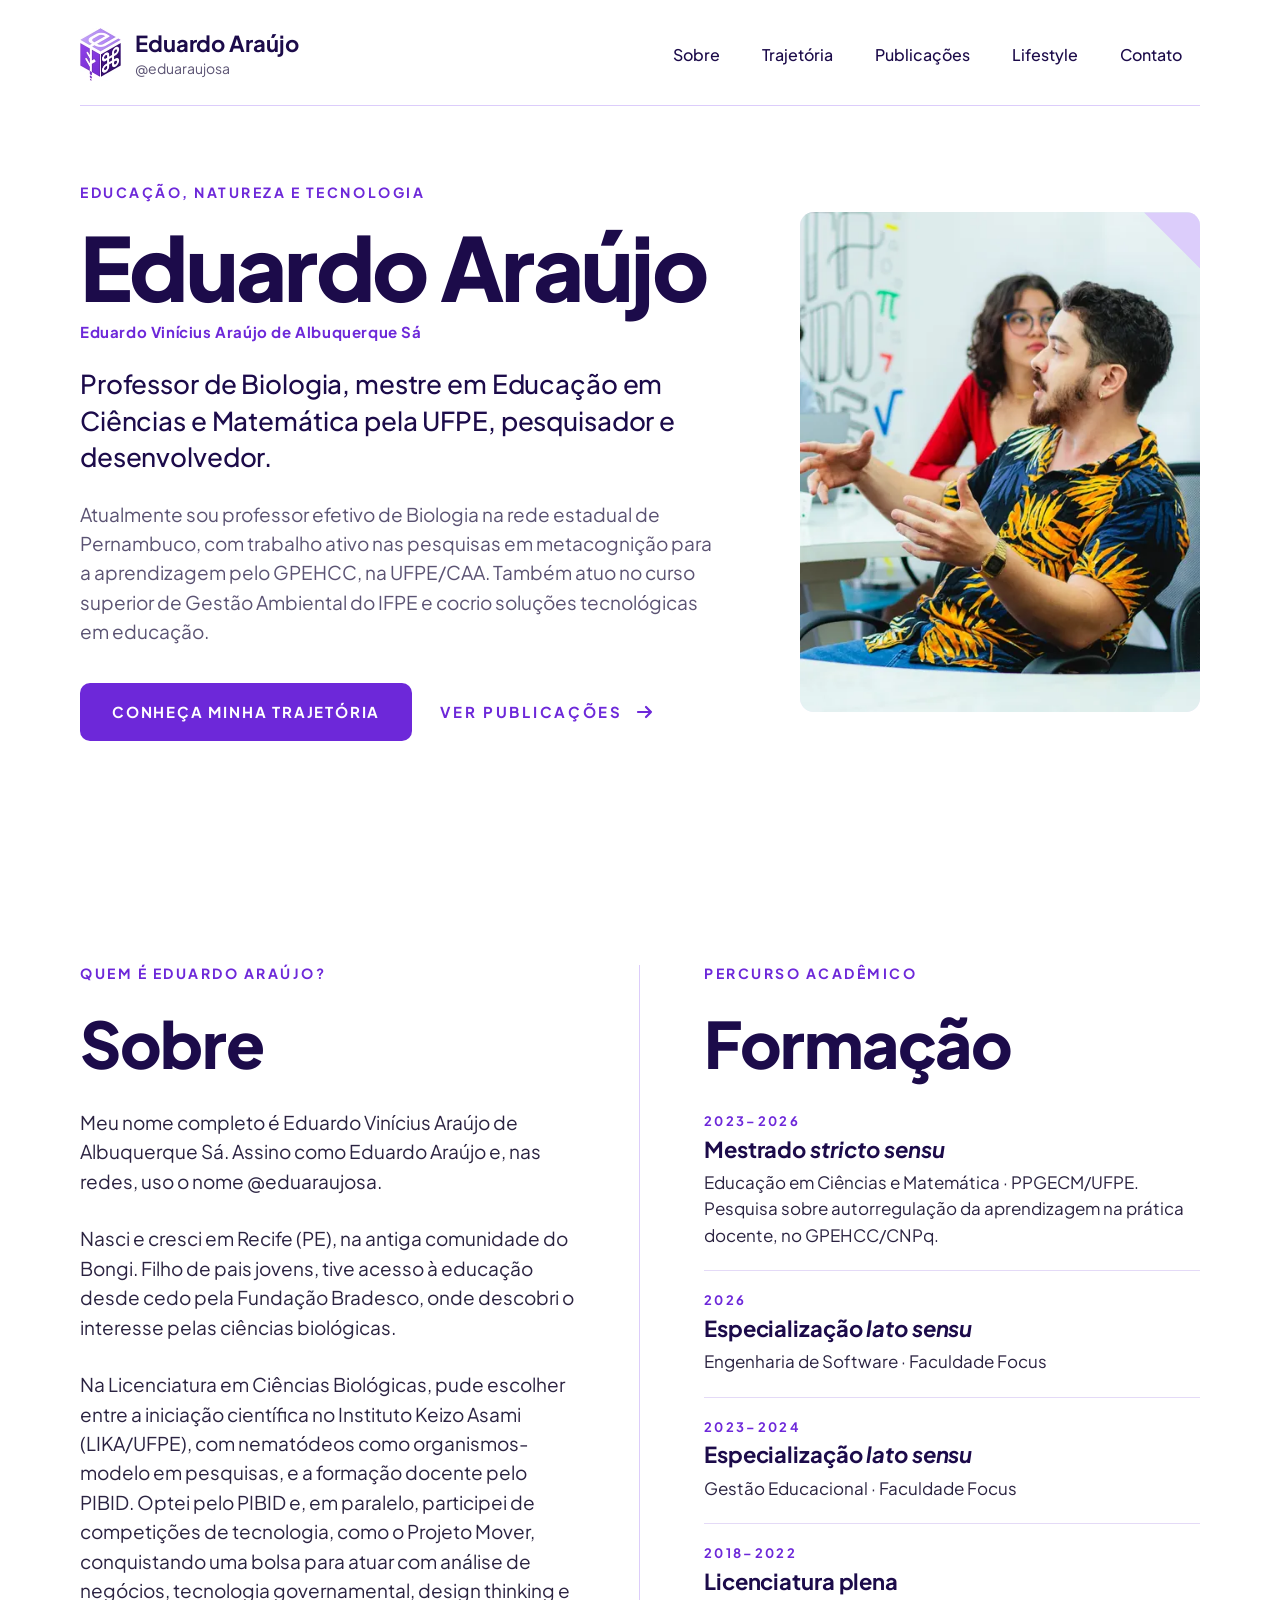
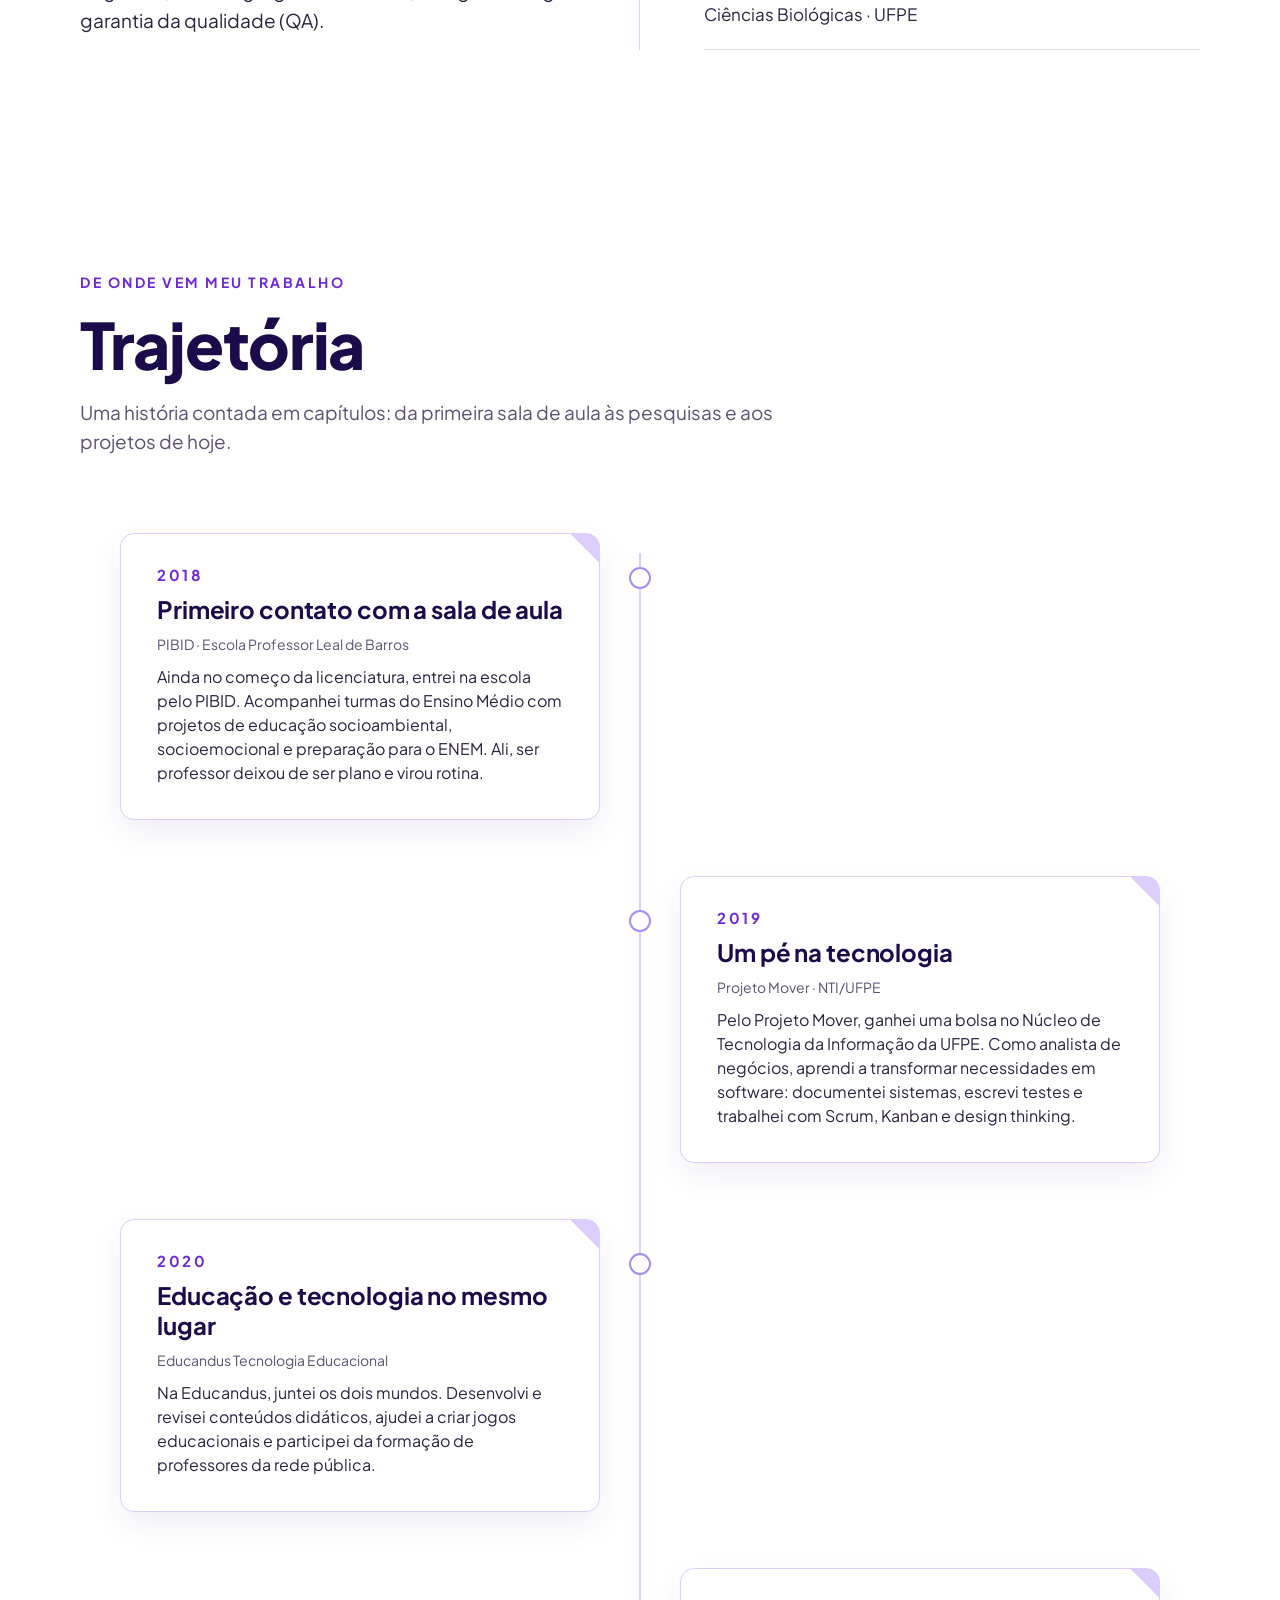
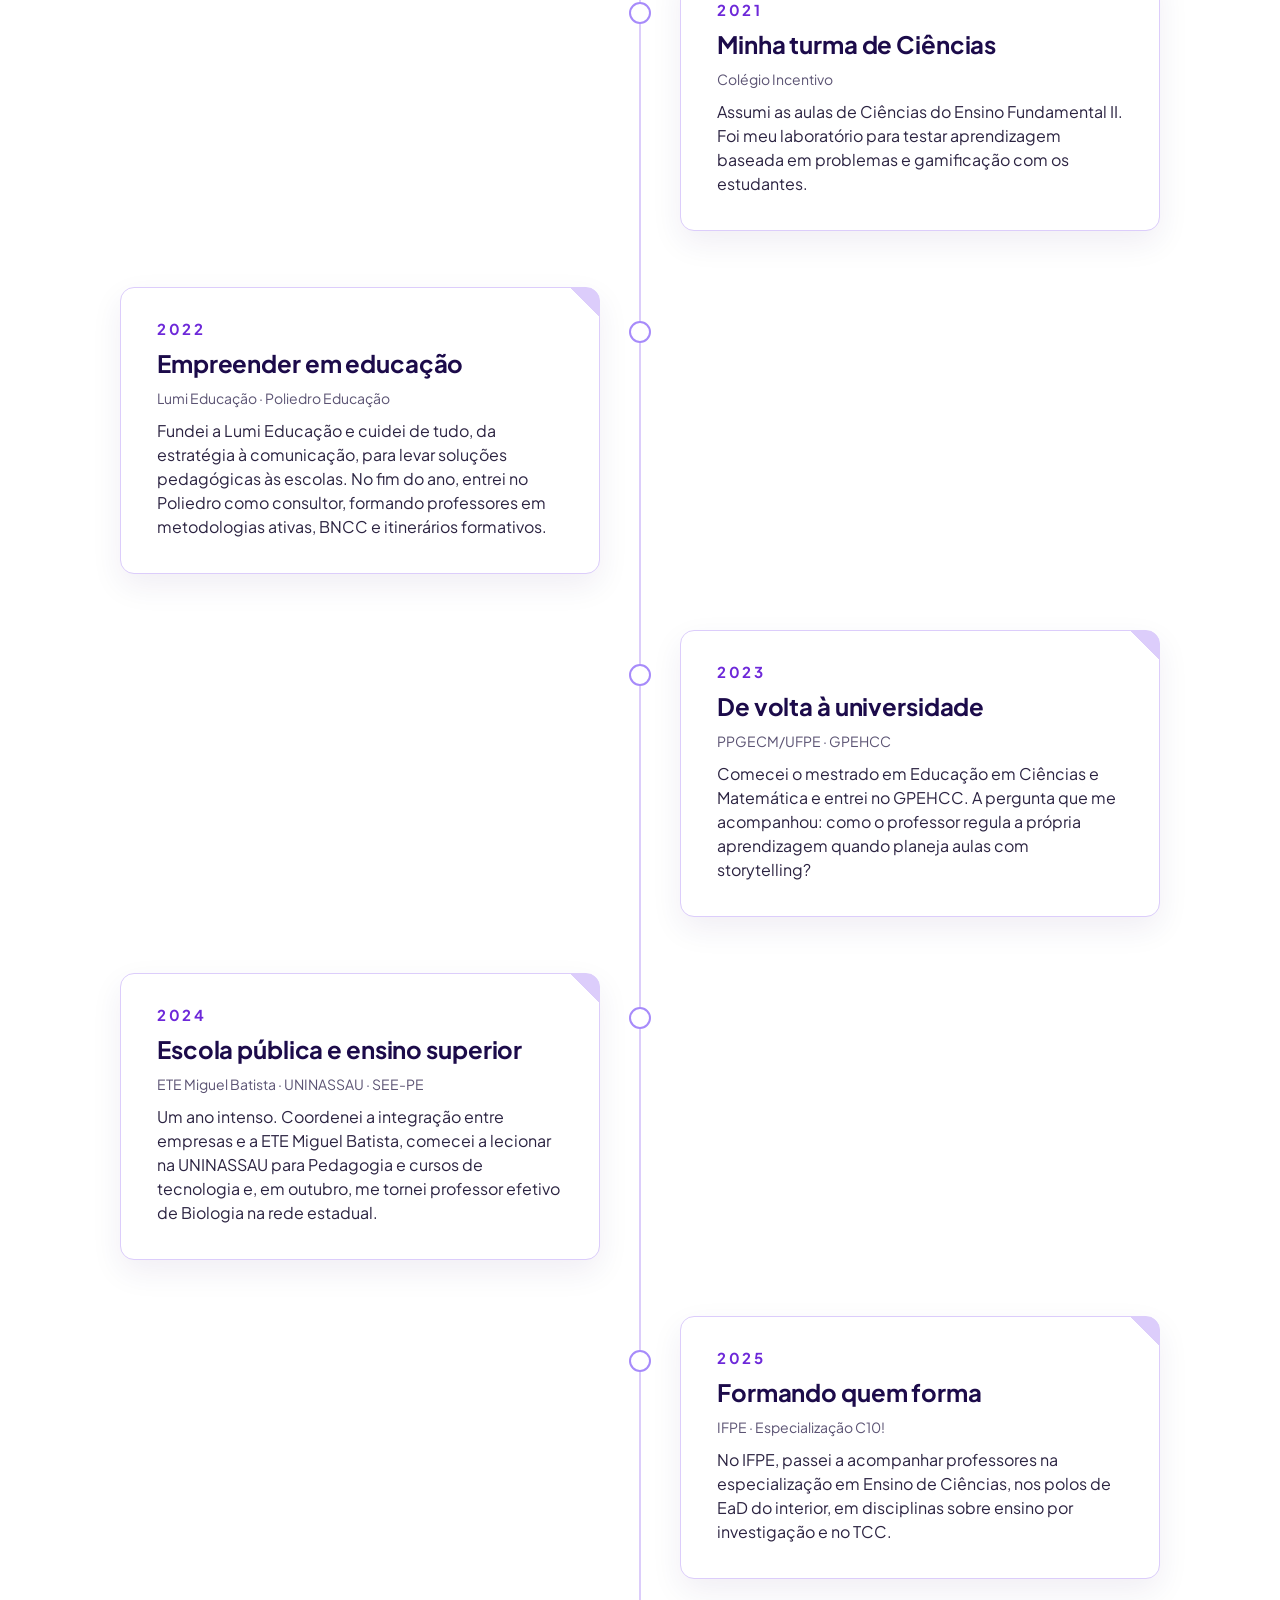
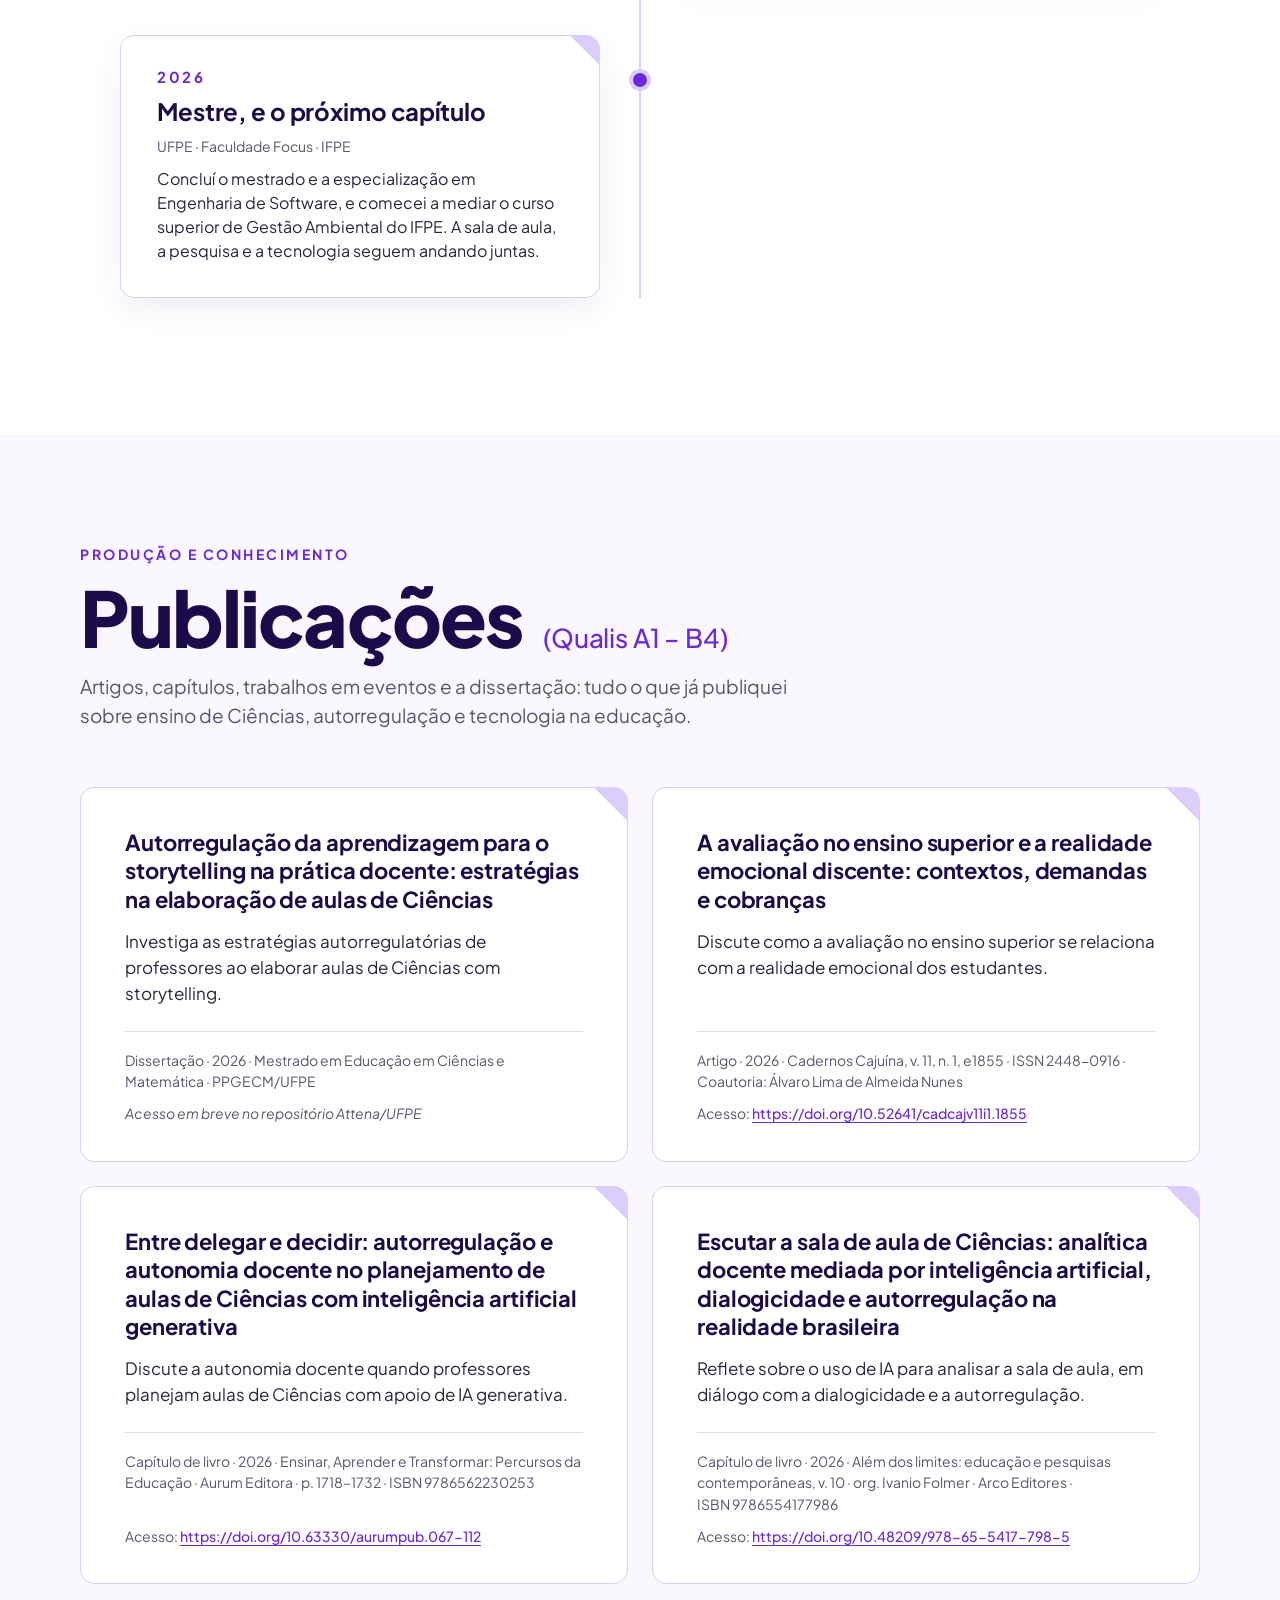
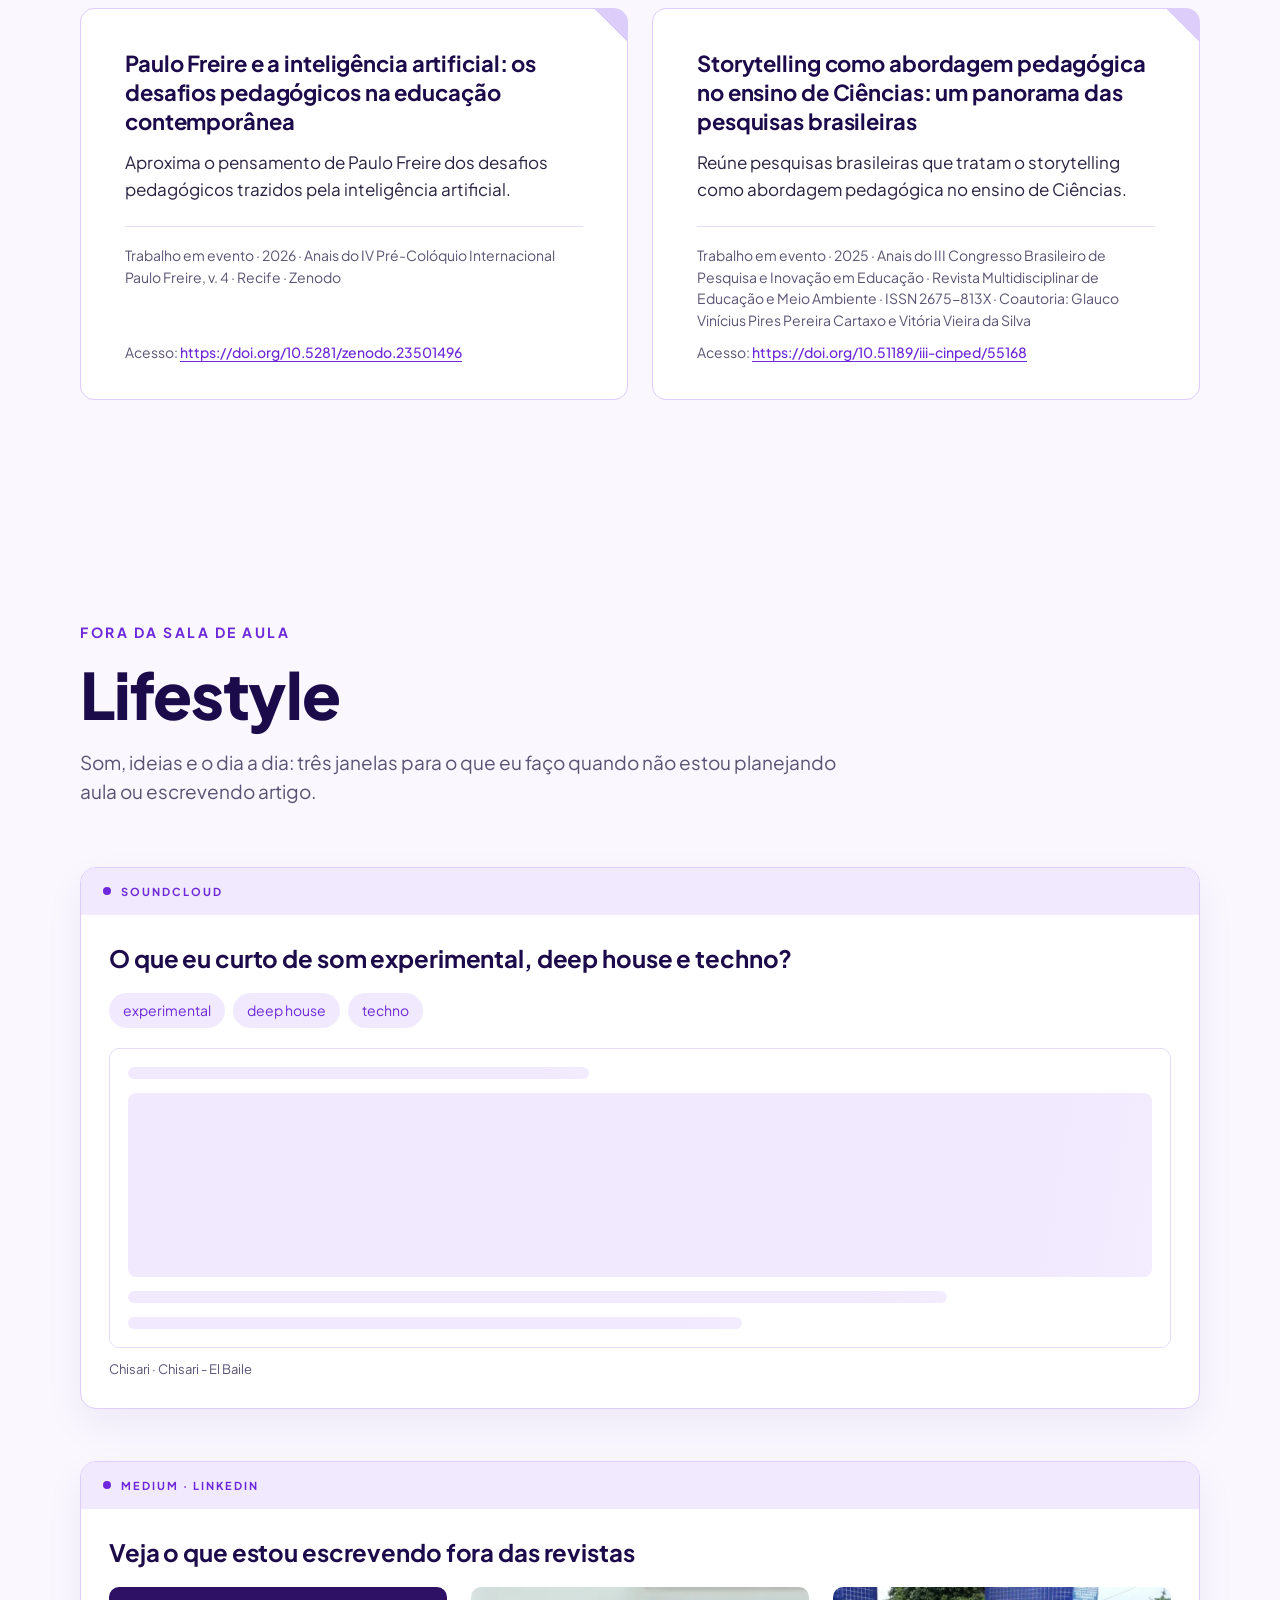
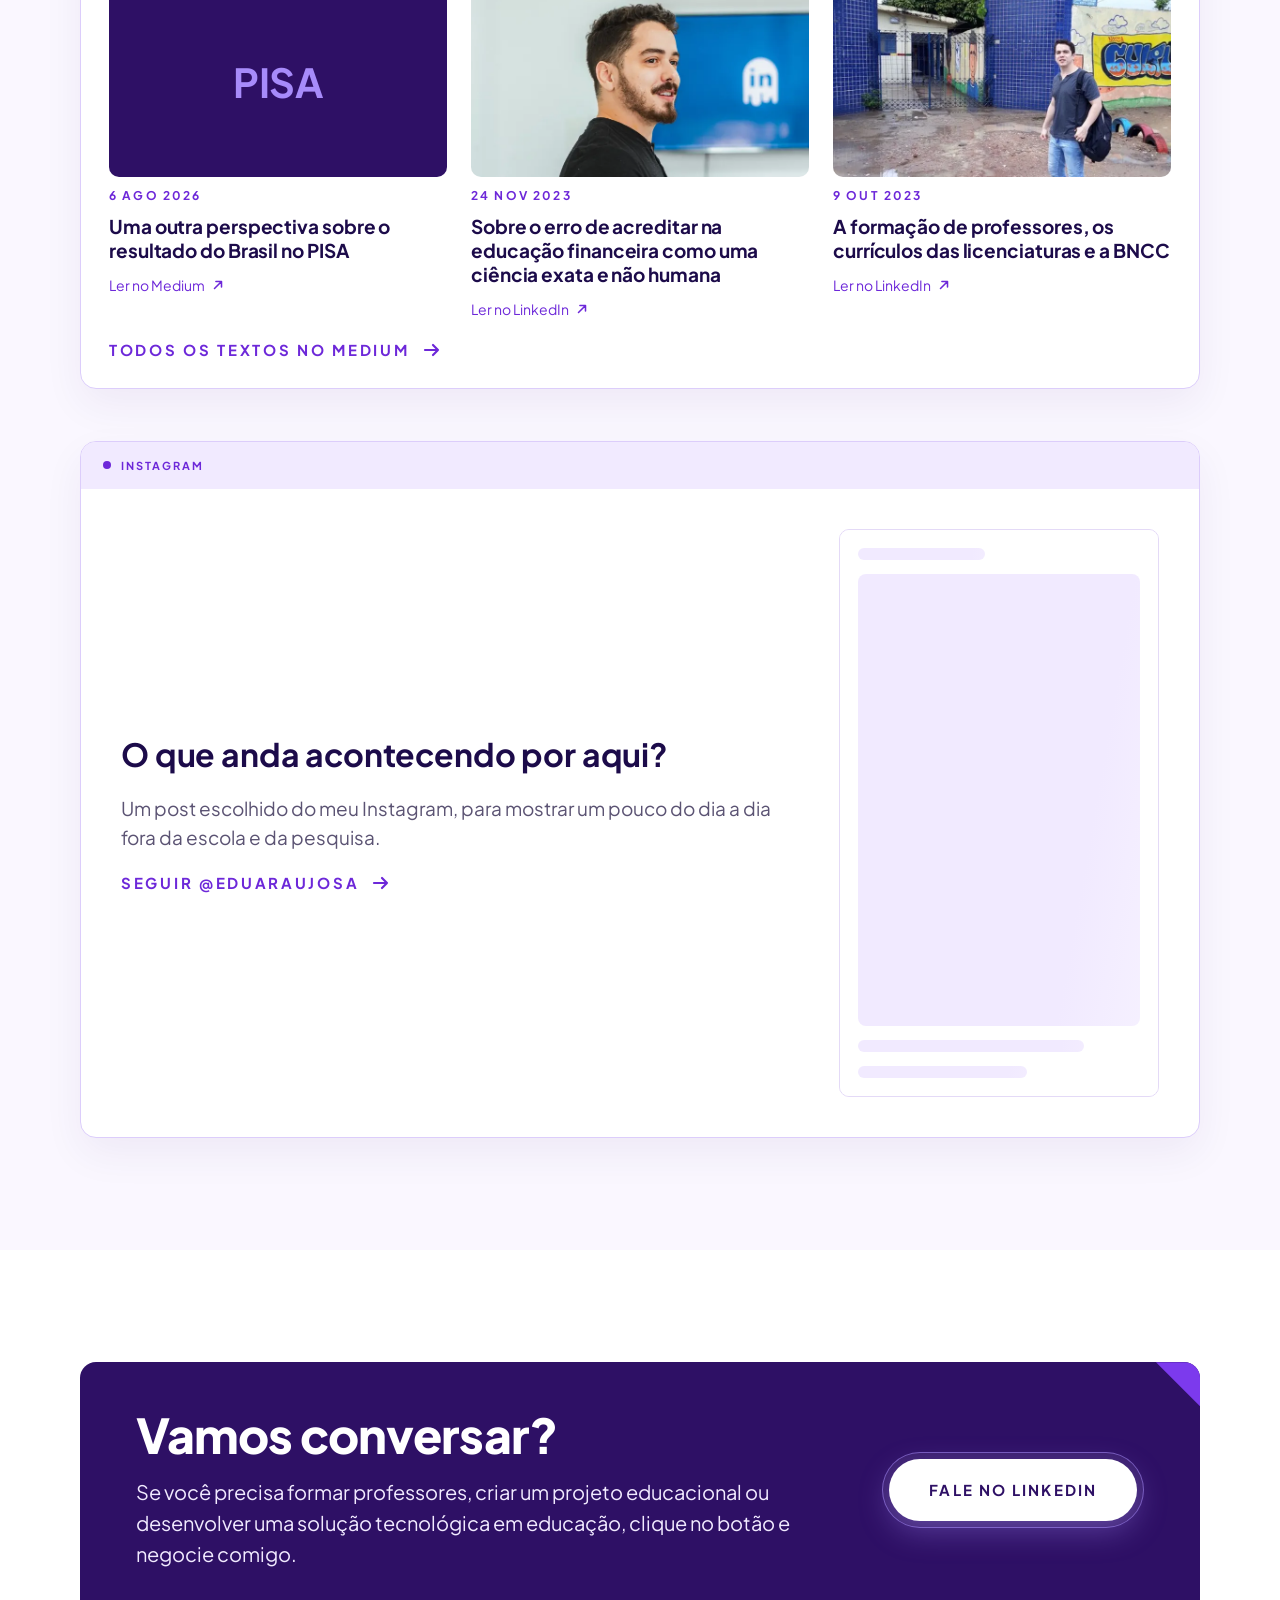
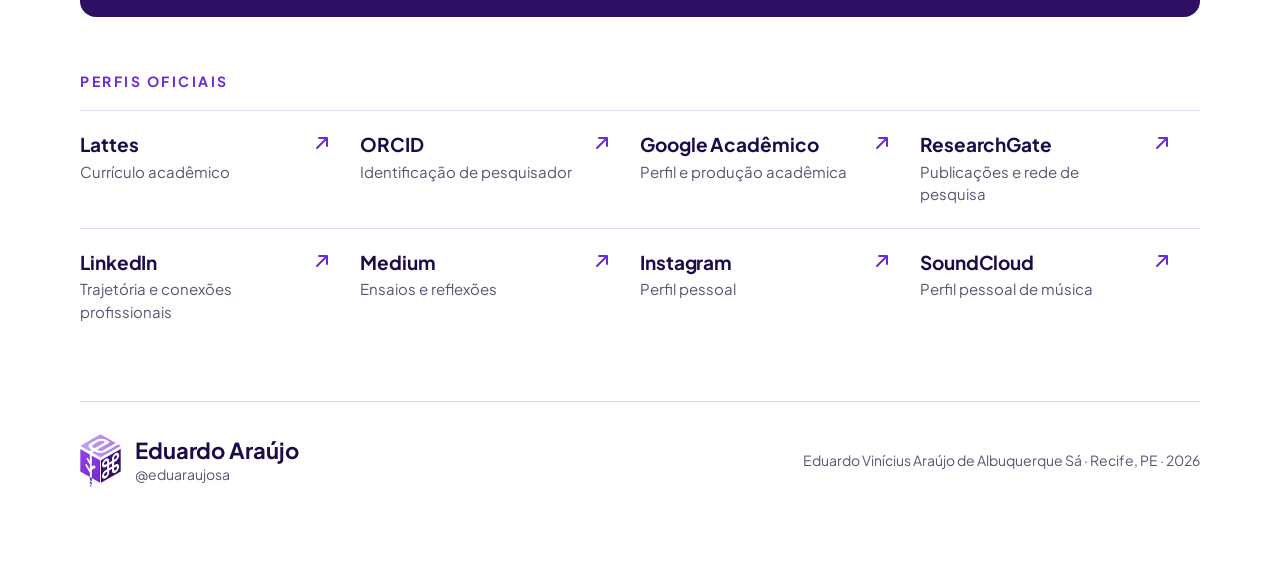
<file: index.html>
<!doctype html>
<html lang="pt-BR">
<head>
  <meta charset="utf-8">
  <meta name="viewport" content="width=device-width, initial-scale=1, viewport-fit=cover">
  <title>Eduardo Vinícius Araújo de Albuquerque Sá (Eduardo Araújo) · eduaraujosa</title>
  <meta name="description" content="Eduardo Vinícius Araújo de Albuquerque Sá (Eduardo Araújo) é professor efetivo de Biologia na rede estadual de Pernambuco, mestre em Educação em Ciências e Matemática pela UFPE e pesquisador em autorregulação da aprendizagem e tecnologia educacional.">
  <link rel="canonical" href="https://eduaraujosa.com.br/">
  <meta name="theme-color" content="#FFFFFF">

  <meta property="og:type" content="profile">
  <meta property="og:locale" content="pt_BR">
  <meta property="og:site_name" content="eduaraujosa.com.br">
  <meta property="og:url" content="https://eduaraujosa.com.br/">
  <meta property="og:title" content="Eduardo Vinícius Araújo de Albuquerque Sá (Eduardo Araújo) · eduaraujosa">
  <meta property="og:description" content="Eduardo Vinícius Araújo de Albuquerque Sá (Eduardo Araújo) é professor efetivo de Biologia na rede estadual de Pernambuco, mestre em Educação em Ciências e Matemática pela UFPE e pesquisador em autorregulação da aprendizagem e tecnologia educacional.">
  <meta property="og:image" content="https://eduaraujosa.com.br/img/eduardo-retrato.jpg">
  <meta property="og:image:width" content="900">
  <meta property="og:image:height" content="998">
  <meta property="og:image:alt" content="Eduardo Araújo falando diante de um quadro branco, em uma formação.">
  <meta name="twitter:card" content="summary_large_image">
  <meta name="twitter:title" content="Eduardo Vinícius Araújo de Albuquerque Sá (Eduardo Araújo) · eduaraujosa">
  <meta name="twitter:description" content="Eduardo Vinícius Araújo de Albuquerque Sá (Eduardo Araújo) é professor efetivo de Biologia na rede estadual de Pernambuco, mestre em Educação em Ciências e Matemática pela UFPE e pesquisador em autorregulação da aprendizagem e tecnologia educacional.">
  <meta name="twitter:image" content="https://eduaraujosa.com.br/img/eduardo-retrato.jpg">

  <link rel="icon" href="/favicon.ico" sizes="48x48">
  <link rel="icon" href="img/favicon-192.png" type="image/png" sizes="192x192">
  <link rel="icon" href="img/favicon-96.png" type="image/png" sizes="96x96">
  <link rel="apple-touch-icon" href="img/apple-touch-icon-v3.png">

  <link rel="preconnect" href="https://fonts.googleapis.com">
  <link rel="preconnect" href="https://fonts.gstatic.com" crossorigin>
  <link rel="stylesheet" href="https://fonts.googleapis.com/css2?family=Plus+Jakarta+Sans:ital,wght@0,400;0,500;0,700;0,800;1,700&amp;display=swap">
  <link rel="stylesheet" href="css/estilo.css?v=3.7">

  <script>document.documentElement.classList.add('js');</script>
  <script src="js/site.js?v=3.5" defer></script>

  <script type="application/ld+json">
  {
    "@context": "https://schema.org",
    "@graph": [
      {
        "@type": "WebSite",
        "@id": "https://eduaraujosa.com.br/#website",
        "name": "eduaraujosa.com.br",
        "alternateName": ["eduaraujosa", "Eduardo Araújo"],
        "url": "https://eduaraujosa.com.br/",
        "inLanguage": "pt-BR",
        "publisher": { "@id": "https://eduaraujosa.com.br/#person" },
        "about": { "@id": "https://eduaraujosa.com.br/#person" }
      },
      {
        "@type": "ProfilePage",
        "@id": "https://eduaraujosa.com.br/#profilepage",
        "url": "https://eduaraujosa.com.br/",
        "name": "Eduardo Vinícius Araújo de Albuquerque Sá (Eduardo Araújo) · eduaraujosa",
        "inLanguage": "pt-BR",
        "isPartOf": { "@id": "https://eduaraujosa.com.br/#website" },
        "mainEntity": { "@id": "https://eduaraujosa.com.br/#person" }
      },
      {
        "@type": "Person",
        "@id": "https://eduaraujosa.com.br/#person",
        "name": "Eduardo Vinícius Araújo de Albuquerque Sá",
        "givenName": "Eduardo Vinícius",
        "familyName": "Araújo de Albuquerque Sá",
        "alternateName": ["Eduardo Araújo", "Eduardo Araújo Sá", "Eduardo Vinícius Araújo", "eduaraujosa"],
        "url": "https://eduaraujosa.com.br/",
        "mainEntityOfPage": { "@id": "https://eduaraujosa.com.br/#profilepage" },
        "image": "https://eduaraujosa.com.br/img/eduardo-retrato.jpg",
        "jobTitle": "Professor de Biologia e pesquisador em Educação em Ciências",
        "description": "Eduardo Vinícius Araújo de Albuquerque Sá (Eduardo Araújo) é professor efetivo de Biologia na rede estadual de Pernambuco, mestre em Educação em Ciências e Matemática pela UFPE e pesquisador em autorregulação da aprendizagem e tecnologia educacional.",
        "identifier": [
          { "@type": "PropertyValue", "propertyID": "ORCID", "value": "0000-0002-3794-1926" },
          { "@type": "PropertyValue", "propertyID": "Lattes", "value": "7759686437947941" }
        ],
        "alumniOf": [
          { "@type": "CollegeOrUniversity", "name": "Universidade Federal de Pernambuco", "alternateName": "UFPE" },
          { "@type": "CollegeOrUniversity", "name": "Faculdade Focus" }
        ],
        "memberOf": { "@type": "Organization", "name": "GPEHCC/CNPq" },
        "knowsAbout": [
          "Ensino de Ciências",
          "Biologia",
          "Formação de professores",
          "Autorregulação da aprendizagem",
          "Metacognição",
          "Storytelling na educação",
          "Tecnologia educacional",
          "Inteligência artificial na educação"
        ],
        "sameAs": [
          "https://www.linkedin.com/in/eduaraujosa/",
          "https://orcid.org/0000-0002-3794-1926",
          "https://www.researchgate.net/profile/Eduardo-Sa-7",
          "https://scholar.google.com/citations?user=Gs2jzSQAAAAJ&hl=en",
          "https://www.instagram.com/eduaraujosa",
          "https://soundcloud.com/eduaraujosa",
          "https://lattes.cnpq.br/7759686437947941",
          "https://eduaraujosa.medium.com/"
        ]
      }
    ]
  }
  </script>
</head>
<body>
  <a class="pular" href="#conteudo">Pular para o conteúdo</a>

  <!-- Ícones definidos uma única vez e reutilizados com <use>. -->
  <svg class="sprite" aria-hidden="true" focusable="false">
    <symbol id="i-seta" viewBox="0 0 20 20">
      <path d="M3 10H16M11 15L16 10L11 5" fill="none" stroke="currentColor" stroke-width="2.2" stroke-linecap="round" stroke-linejoin="round"/>
    </symbol>
    <symbol id="i-abre" viewBox="0 0 20 20">
      <path d="M5 15L15 5M15 13V5H7" fill="none" stroke="currentColor" stroke-linecap="round" stroke-linejoin="round"/>
    </symbol>
  </svg>

  <header class="cabecalho">
    <div class="cabecalho__barra contido">
      <a class="marca" href="#inicio">
        <picture class="marca__logo">
          <source type="image/webp" srcset="img/logo-eduaraujosa-106.webp 2x, img/logo-eduaraujosa-159.webp 3x">
          <img src="img/logo-eduaraujosa-106.png" srcset="img/logo-eduaraujosa-159.png 3x" width="41" height="53" alt="" decoding="async">
        </picture>
        <span class="marca__texto">
          <span class="marca__nome">Eduardo Araújo</span>
          <span class="marca__usuario">@eduaraujosa</span>
        </span>
      </a>
      <nav class="menu" aria-label="Seções do site">
        <button class="menu__botao" type="button" aria-expanded="false" aria-controls="menu-lista">
          <span class="menu__icone" aria-hidden="true"></span>Menu
        </button>
        <ul class="menu__lista" id="menu-lista">
          <li><a href="#sobre">Sobre</a></li>
          <li><a href="#trajetoria">Trajetória</a></li>
          <li><a href="#publicacoes">Publicações</a></li>
          <li><a href="#lifestyle">Lifestyle</a></li>
          <li><a href="#contato">Contato</a></li>
        </ul>
      </nav>
    </div>
  </header>

  <main id="conteudo" tabindex="-1">

    <!-- 2. Abertura -->
    <section class="abertura" id="inicio" aria-labelledby="inicio-titulo">
      <div class="abertura__grade contido">
        <div class="abertura__texto">
          <p class="eyebrow">Educação, natureza e tecnologia</p>
          <h1 class="abertura__nome" id="inicio-titulo">Eduardo Araújo</h1>
          <p class="abertura__nome-completo">Eduardo Vinícius Araújo de Albuquerque Sá</p>
          <p class="abertura__subtitulo">Professor de Biologia, mestre em Educação em Ciências e Matemática pela UFPE, pesquisador e desenvolvedor.</p>
          <p class="abertura__paragrafo">Atualmente sou professor efetivo de Biologia na rede estadual de Pernambuco, com trabalho ativo nas pesquisas em metacognição para a aprendizagem pelo GPEHCC, na UFPE/CAA. Também atuo no curso superior de Gestão Ambiental do IFPE e cocrio soluções tecnológicas em educação.</p>
          <div class="abertura__acoes">
            <a class="botao" href="#trajetoria">Conheça minha trajetória</a>
            <a class="link-seta" href="#publicacoes">Ver publicações<svg class="ico ico-seta" width="20" height="20" aria-hidden="true" focusable="false"><use href="#i-seta"/></svg></a>
          </div>
        </div>
        <div class="abertura__foto dobra-canto">
          <picture>
            <source type="image/webp" srcset="img/eduardo-conversa-480.webp 480w, img/eduardo-conversa.webp 900w" sizes="(min-width: 1280px) 400px, (min-width: 1024px) 31vw, (min-width: 768px) 480px, calc(100vw - 40px)">
            <img src="img/eduardo-conversa.jpg" width="900" height="1125" alt="Eduardo Araújo, de camisa estampada, conversa e gesticula sentado a uma mesa com outras pessoas, numa sala com símbolos matemáticos na parede." fetchpriority="high" decoding="async">
          </picture>
        </div>
      </div>
    </section>

    <!-- 3. Sobre e formação -->
    <section class="sobre" id="sobre" aria-labelledby="sobre-titulo">
      <div class="sobre__grade contido">
        <div class="sobre__coluna sobre__coluna--sobre">
          <p class="eyebrow">Quem é Eduardo Araújo?</p>
          <h2 class="h2" id="sobre-titulo">Sobre</h2>
          <p class="sobre__paragrafo">Meu nome completo é Eduardo Vinícius Araújo de Albuquerque Sá. Assino como Eduardo Araújo e, nas redes, uso o nome @eduaraujosa.</p>
          <p class="sobre__paragrafo">Nasci e cresci em Recife (PE), na antiga comunidade do Bongi. Filho de pais jovens, tive acesso à educação desde cedo pela Fundação Bradesco, onde descobri o interesse pelas ciências biológicas.</p>
          <p class="sobre__paragrafo">Na Licenciatura em Ciências Biológicas, pude escolher entre a iniciação científica no Instituto Keizo Asami (LIKA/UFPE), com nematódeos como organismos-modelo em pesquisas, e a formação docente pelo PIBID. Optei pelo PIBID e, em paralelo, participei de competições de tecnologia, como o Projeto Mover, conquistando uma bolsa para atuar com análise de negócios, tecnologia governamental, design thinking e garantia da qualidade (QA).</p>
        </div>
        <div class="sobre__coluna sobre__coluna--formacao">
          <p class="eyebrow">Percurso acadêmico</p>
          <h2 class="h2" id="formacao-titulo">Formação</h2>
          <ol class="formacao" aria-labelledby="formacao-titulo">
            <li class="formacao__item">
              <p class="formacao__periodo">2023–2026</p>
              <h3 class="formacao__grau">Mestrado <em>stricto sensu</em></h3>
              <p class="formacao__detalhe">Educação em Ciências e Matemática · PPGECM/UFPE. Pesquisa sobre autorregulação da aprendizagem na prática docente, no GPEHCC/CNPq.</p>
            </li>
            <li class="formacao__item">
              <p class="formacao__periodo">2026</p>
              <h3 class="formacao__grau">Especialização <em>lato sensu</em></h3>
              <p class="formacao__detalhe">Engenharia de Software · Faculdade Focus</p>
            </li>
            <li class="formacao__item">
              <p class="formacao__periodo">2023–2024</p>
              <h3 class="formacao__grau">Especialização <em>lato sensu</em></h3>
              <p class="formacao__detalhe">Gestão Educacional · Faculdade Focus</p>
            </li>
            <li class="formacao__item">
              <p class="formacao__periodo">2018–2022</p>
              <h3 class="formacao__grau">Licenciatura plena</h3>
              <p class="formacao__detalhe">Ciências Biológicas · UFPE</p>
            </li>
          </ol>
        </div>
      </div>
    </section>

    <!-- 4. Trajetória
         Os capítulos vêm de data/trajetoria.json. Depois de editar o JSON,
         rode: node ferramentas/gerar-listas.mjs (ou edite o bloco abaixo à mão).
         O campo "foto" vazio deixa a zona de foto vazia, de propósito. -->
    <section class="trajetoria" id="trajetoria" aria-labelledby="trajetoria-titulo">
      <div class="contido">
        <div class="cabeca-secao">
          <p class="eyebrow">De onde vem meu trabalho</p>
          <h2 class="h2" id="trajetoria-titulo">Trajetória</h2>
          <p class="introducao introducao--720">Uma história contada em capítulos: da primeira sala de aula às pesquisas e aos projetos de hoje.</p>
        </div>
        <ol class="linha-tempo">
          <!-- trajetoria:inicio -->
        <li class="capitulo capitulo--esquerda">
          <article class="capitulo__card dobra dobra--30" aria-labelledby="cap-2018">
            <p class="capitulo__ano">2018</p>
            <h3 class="capitulo__titulo" id="cap-2018">Primeiro contato com a sala de aula</h3>
            <p class="capitulo__lugar">PIBID · Escola Professor Leal de Barros</p>
            <p class="capitulo__texto">Ainda no começo da licenciatura, entrei na escola pelo PIBID. Acompanhei turmas do Ensino Médio com projetos de educação socioambiental, socioemocional e preparação para o ENEM. Ali, ser professor deixou de ser plano e virou rotina.</p>
          </article>
          <span class="capitulo__marcador" aria-hidden="true"></span>
        </li>
        <li class="capitulo capitulo--direita">
          <article class="capitulo__card dobra dobra--30" aria-labelledby="cap-2019">
            <p class="capitulo__ano">2019</p>
            <h3 class="capitulo__titulo" id="cap-2019">Um pé na tecnologia</h3>
            <p class="capitulo__lugar">Projeto Mover · NTI/UFPE</p>
            <p class="capitulo__texto">Pelo Projeto Mover, ganhei uma bolsa no Núcleo de Tecnologia da Informação da UFPE. Como analista de negócios, aprendi a transformar necessidades em software: documentei sistemas, escrevi testes e trabalhei com Scrum, Kanban e design thinking.</p>
          </article>
          <span class="capitulo__marcador" aria-hidden="true"></span>
        </li>
        <li class="capitulo capitulo--esquerda">
          <article class="capitulo__card dobra dobra--30" aria-labelledby="cap-2020">
            <p class="capitulo__ano">2020</p>
            <h3 class="capitulo__titulo" id="cap-2020">Educação e tecnologia no mesmo lugar</h3>
            <p class="capitulo__lugar">Educandus Tecnologia Educacional</p>
            <p class="capitulo__texto">Na Educandus, juntei os dois mundos. Desenvolvi e revisei conteúdos didáticos, ajudei a criar jogos educacionais e participei da formação de professores da rede pública.</p>
          </article>
          <span class="capitulo__marcador" aria-hidden="true"></span>
        </li>
        <li class="capitulo capitulo--direita">
          <article class="capitulo__card dobra dobra--30" aria-labelledby="cap-2021">
            <p class="capitulo__ano">2021</p>
            <h3 class="capitulo__titulo" id="cap-2021">Minha turma de Ciências</h3>
            <p class="capitulo__lugar">Colégio Incentivo</p>
            <p class="capitulo__texto">Assumi as aulas de Ciências do Ensino Fundamental II. Foi meu laboratório para testar aprendizagem baseada em problemas e gamificação com os estudantes.</p>
          </article>
          <span class="capitulo__marcador" aria-hidden="true"></span>
        </li>
        <li class="capitulo capitulo--esquerda">
          <article class="capitulo__card dobra dobra--30" aria-labelledby="cap-2022">
            <p class="capitulo__ano">2022</p>
            <h3 class="capitulo__titulo" id="cap-2022">Empreender em educação</h3>
            <p class="capitulo__lugar">Lumi Educação · Poliedro Educação</p>
            <p class="capitulo__texto">Fundei a Lumi Educação e cuidei de tudo, da estratégia à comunicação, para levar soluções pedagógicas às escolas. No fim do ano, entrei no Poliedro como consultor, formando professores em metodologias ativas, BNCC e itinerários formativos.</p>
          </article>
          <span class="capitulo__marcador" aria-hidden="true"></span>
        </li>
        <li class="capitulo capitulo--direita">
          <article class="capitulo__card dobra dobra--30" aria-labelledby="cap-2023">
            <p class="capitulo__ano">2023</p>
            <h3 class="capitulo__titulo" id="cap-2023">De volta à universidade</h3>
            <p class="capitulo__lugar">PPGECM/UFPE · GPEHCC</p>
            <p class="capitulo__texto">Comecei o mestrado em Educação em Ciências e Matemática e entrei no GPEHCC. A pergunta que me acompanhou: como o professor regula a própria aprendizagem quando planeja aulas com storytelling?</p>
          </article>
          <span class="capitulo__marcador" aria-hidden="true"></span>
        </li>
        <li class="capitulo capitulo--esquerda">
          <article class="capitulo__card dobra dobra--30" aria-labelledby="cap-2024">
            <p class="capitulo__ano">2024</p>
            <h3 class="capitulo__titulo" id="cap-2024">Escola pública e ensino superior</h3>
            <p class="capitulo__lugar">ETE Miguel Batista · UNINASSAU · SEE-PE</p>
            <p class="capitulo__texto">Um ano intenso. Coordenei a integração entre empresas e a ETE Miguel Batista, comecei a lecionar na UNINASSAU para Pedagogia e cursos de tecnologia e, em outubro, me tornei professor efetivo de Biologia na rede estadual.</p>
          </article>
          <span class="capitulo__marcador" aria-hidden="true"></span>
        </li>
        <li class="capitulo capitulo--direita">
          <article class="capitulo__card dobra dobra--30" aria-labelledby="cap-2025">
            <p class="capitulo__ano">2025</p>
            <h3 class="capitulo__titulo" id="cap-2025">Formando quem forma</h3>
            <p class="capitulo__lugar">IFPE · Especialização C10!</p>
            <p class="capitulo__texto">No IFPE, passei a acompanhar professores na especialização em Ensino de Ciências, nos polos de EaD do interior, em disciplinas sobre ensino por investigação e no TCC.</p>
          </article>
          <span class="capitulo__marcador" aria-hidden="true"></span>
        </li>
        <li class="capitulo capitulo--esquerda capitulo--atual">
          <article class="capitulo__card dobra dobra--30" aria-labelledby="cap-2026">
            <p class="capitulo__ano">2026</p>
            <h3 class="capitulo__titulo" id="cap-2026">Mestre, e o próximo capítulo</h3>
            <p class="capitulo__lugar">UFPE · Faculdade Focus · IFPE</p>
            <p class="capitulo__texto">Concluí o mestrado e a especialização em Engenharia de Software, e comecei a mediar o curso superior de Gestão Ambiental do IFPE. A sala de aula, a pesquisa e a tecnologia seguem andando juntas.</p>
          </article>
          <span class="capitulo__marcador" aria-hidden="true"></span>
        </li>
          <!-- trajetoria:fim -->
        </ol>
      </div>
    </section>

    <!-- 5. Publicações
         As publicações vêm de data/publicacoes.json. Depois de editar o JSON,
         rode: node ferramentas/gerar-listas.mjs (ou edite o bloco abaixo à mão). -->
    <section class="publicacoes fundo-lavanda" id="publicacoes" aria-labelledby="publicacoes-titulo">
      <div class="contido">
        <div class="cabeca-secao cabeca-secao--16">
          <p class="eyebrow">Produção e conhecimento</p>
          <div class="publicacoes__titulo">
            <h2 class="h1" id="publicacoes-titulo">Publicações</h2>
            <!-- Rótulo editável/removível (pendente de confirmação) -->
            <p class="publicacoes__qualis">(Qualis A1 – B4)</p>
          </div>
          <p class="introducao introducao--760">Artigos, capítulos, trabalhos em eventos e a dissertação: tudo o que já publiquei sobre ensino de Ciências, autorregulação e tecnologia na educação.</p>
        </div>
        <ol class="publicacoes__lista">
          <!-- publicacoes:inicio -->
        <li>
          <article class="pub dobra dobra--34" aria-labelledby="pub-1">
            <h3 class="pub__titulo" id="pub-1">Autorregulação da aprendizagem para o storytelling na prática docente: estratégias na elaboração de aulas de Ciências</h3>
            <p class="pub__descricao">Investiga as estratégias autorregulatórias de professores ao elaborar aulas de Ciências com storytelling.</p>
            <p class="pub__info">Dissertação · 2026 · Mestrado em Educação em Ciências e Matemática · PPGECM/UFPE</p>
            <!-- // TODO: URL do repositório Attena/UFPE -->
            <p class="pub__acesso pub__acesso--pendente">Acesso em breve no repositório Attena/UFPE</p>
          </article>
        </li>
        <li>
          <article class="pub dobra dobra--34" aria-labelledby="pub-2">
            <h3 class="pub__titulo" id="pub-2">A avaliação no ensino superior e a realidade emocional discente: contextos, demandas e cobranças</h3>
            <p class="pub__descricao">Discute como a avaliação no ensino superior se relaciona com a realidade emocional dos estudantes.</p>
            <p class="pub__info">Artigo · 2026 · Cadernos Cajuína, v.&nbsp;11, n.&nbsp;1, e1855 · ISSN&nbsp;2448-0916 · Coautoria: Álvaro Lima de Almeida Nunes</p>
            <p class="pub__acesso">Acesso: <a href="https://doi.org/10.52641/cadcajv11i1.1855" target="_blank" rel="noopener noreferrer">https://doi.org/10.52641/cadcajv11i1.1855<span class="sr"> (abre em nova aba)</span></a></p>
          </article>
        </li>
        <li>
          <article class="pub dobra dobra--34" aria-labelledby="pub-3">
            <h3 class="pub__titulo" id="pub-3">Entre delegar e decidir: autorregulação e autonomia docente no planejamento de aulas de Ciências com inteligência artificial generativa</h3>
            <p class="pub__descricao">Discute a autonomia docente quando professores planejam aulas de Ciências com apoio de IA generativa.</p>
            <p class="pub__info">Capítulo de livro · 2026 · Ensinar, Aprender e Transformar: Percursos da Educação · Aurum Editora · p.&nbsp;1718–1732 · ISBN&nbsp;9786562230253</p>
            <p class="pub__acesso">Acesso: <a href="https://doi.org/10.63330/aurumpub.067-112" target="_blank" rel="noopener noreferrer">https://doi.org/10.63330/aurumpub.067-112<span class="sr"> (abre em nova aba)</span></a></p>
          </article>
        </li>
        <li>
          <article class="pub dobra dobra--34" aria-labelledby="pub-4">
            <h3 class="pub__titulo" id="pub-4">Escutar a sala de aula de Ciências: analítica docente mediada por inteligência artificial, dialogicidade e autorregulação na realidade brasileira</h3>
            <p class="pub__descricao">Reflete sobre o uso de IA para analisar a sala de aula, em diálogo com a dialogicidade e a autorregulação.</p>
            <p class="pub__info">Capítulo de livro · 2026 · Além dos limites: educação e pesquisas contemporâneas, v.&nbsp;10 · org. Ivanio Folmer · Arco Editores · ISBN&nbsp;9786554177986</p>
            <p class="pub__acesso">Acesso: <a href="https://doi.org/10.48209/978-65-5417-798-5" target="_blank" rel="noopener noreferrer">https://doi.org/10.48209/978-65-5417-798-5<span class="sr"> (abre em nova aba)</span></a></p>
          </article>
        </li>
        <li>
          <article class="pub dobra dobra--34" aria-labelledby="pub-5">
            <h3 class="pub__titulo" id="pub-5">Paulo Freire e a inteligência artificial: os desafios pedagógicos na educação contemporânea</h3>
            <p class="pub__descricao">Aproxima o pensamento de Paulo Freire dos desafios pedagógicos trazidos pela inteligência artificial.</p>
            <p class="pub__info">Trabalho em evento · 2026 · Anais do IV Pré-Colóquio Internacional Paulo Freire, v.&nbsp;4 · Recife · Zenodo</p>
            <p class="pub__acesso">Acesso: <a href="https://doi.org/10.5281/zenodo.23501496" target="_blank" rel="noopener noreferrer">https://doi.org/10.5281/zenodo.23501496<span class="sr"> (abre em nova aba)</span></a></p>
          </article>
        </li>
        <li>
          <article class="pub dobra dobra--34" aria-labelledby="pub-6">
            <h3 class="pub__titulo" id="pub-6">Storytelling como abordagem pedagógica no ensino de Ciências: um panorama das pesquisas brasileiras</h3>
            <p class="pub__descricao">Reúne pesquisas brasileiras que tratam o storytelling como abordagem pedagógica no ensino de Ciências.</p>
            <p class="pub__info">Trabalho em evento · 2025 · Anais do III Congresso Brasileiro de Pesquisa e Inovação em Educação · Revista Multidisciplinar de Educação e Meio Ambiente · ISSN&nbsp;2675-813X · Coautoria: Glauco Vinícius Pires Pereira Cartaxo e Vitória Vieira da Silva</p>
            <p class="pub__acesso">Acesso: <a href="https://doi.org/10.51189/iii-cinped/55168" target="_blank" rel="noopener noreferrer">https://doi.org/10.51189/iii-cinped/55168<span class="sr"> (abre em nova aba)</span></a></p>
          </article>
        </li>
          <!-- publicacoes:fim -->
        </ol>
      </div>
    </section>

    <!-- 6. Lifestyle
         URLs e IDs das integrações: objeto LIFESTYLE no topo de js/site.js. -->
    <section class="lifestyle fundo-lavanda" id="lifestyle" aria-labelledby="lifestyle-titulo">
      <div class="contido">
        <div class="cabeca-secao">
          <p class="eyebrow">Fora da sala de aula</p>
          <h2 class="h2" id="lifestyle-titulo">Lifestyle</h2>
          <p class="introducao introducao--760">Som, ideias e o dia a dia: três janelas para o que eu faço quando não estou planejando aula ou escrevendo artigo.</p>
        </div>

        <div class="janelas">
          <!-- Janela 1 · SoundCloud -->
          <article class="janela janela--soundcloud" aria-labelledby="sc-pergunta">
            <div class="janela__barra">
              <p class="janela__plataforma">SoundCloud</p>
            </div>
            <div class="janela__corpo">
              <h3 class="janela__pergunta" id="sc-pergunta">O que eu curto de som experimental, deep house e techno?</h3>
              <ul class="etiquetas" aria-label="Estilos">
                <li>experimental</li>
                <li>deep house</li>
                <li>techno</li>
              </ul>
              <div class="moldura moldura--soundcloud" data-embed="soundcloud">
                <!-- Sem JavaScript: aviso (o link da faixa está nos créditos). Com JS: fachada, carregamento, player ou erro. -->
                <div class="estado">
                  <p class="estado__texto">O player aparece aqui com o JavaScript ativado.</p>
                </div>
              </div>
              <p class="creditos"><a href="https://soundcloud.com/chisari" target="_blank" rel="noopener noreferrer">Chisari<span class="sr"> (abre em nova aba)</span></a> · <a href="https://soundcloud.com/chisari/chisari-el-baile" target="_blank" rel="noopener noreferrer">Chisari - El Baile<span class="sr"> (abre em nova aba)</span></a></p>
            </div>
          </article>

          <!-- Janela 2 · Medium -->
          <article class="janela janela--medium" aria-labelledby="md-pergunta">
            <div class="janela__barra">
              <p class="janela__plataforma">Medium · LinkedIn</p>
            </div>
            <div class="janela__corpo">
              <h3 class="janela__pergunta" id="md-pergunta">Veja o que estou escrevendo fora das revistas</h3>
              <div class="feed" data-embed="medium" aria-live="polite">
                <ul class="posts">
                  <!-- Card de base: fica visível sem JavaScript ou se o feed falhar por completo. -->
                  <li class="post">
                    <div class="post__mini post__mini--iniciais" aria-hidden="true">PISA</div>
                    <p class="post__data"><time datetime="2026-08-06">6 ago 2026</time></p>
                    <h4 class="post__titulo">Uma outra perspectiva sobre o resultado do Brasil no PISA</h4>
                    <a class="post__link" href="https://eduaraujosa.medium.com/uma-outra-perspectiva-sobre-o-resultado-do-brasil-no-pisa-057bbea021e1" target="_blank" rel="noopener noreferrer">Ler no Medium<span class="sr">: Uma outra perspectiva sobre o resultado do Brasil no PISA (abre em nova aba)</span><svg class="ico ico-abre ico-abre--p" width="14" height="14" aria-hidden="true" focusable="false"><use href="#i-abre"/></svg></a>
                  </li>
                  <!-- Artigos do LinkedIn: fixos, sempre depois dos textos do Medium. -->
                  <li class="post post--fixo">
                    <picture>
                      <source type="image/webp" srcset="img/texto-educacao-financeira.webp">
                      <img class="post__mini" src="img/texto-educacao-financeira.jpg" width="720" height="405" alt="" loading="lazy" decoding="async">
                    </picture>
                    <p class="post__data"><time datetime="2023-11-24">24 nov 2023</time></p>
                    <h4 class="post__titulo">Sobre o erro de acreditar na educação financeira como uma ciência exata e não humana</h4>
                    <a class="post__link" href="https://www.linkedin.com/pulse/sobre-o-erro-de-acreditar-na-educa%C3%A7%C3%A3o-financeira-como-eduardo-ara%C3%BAjo-ruhaf/" target="_blank" rel="noopener noreferrer">Ler no LinkedIn<span class="sr">: Sobre o erro de acreditar na educação financeira como uma ciência exata e não humana (abre em nova aba)</span><svg class="ico ico-abre ico-abre--p" width="14" height="14" aria-hidden="true" focusable="false"><use href="#i-abre"/></svg></a>
                  </li>
                  <li class="post post--fixo">
                    <picture>
                      <source type="image/webp" srcset="img/texto-formacao-professores.webp">
                      <img class="post__mini" src="img/texto-formacao-professores.jpg" width="720" height="405" alt="" loading="lazy" decoding="async">
                    </picture>
                    <p class="post__data"><time datetime="2023-10-09">9 out 2023</time></p>
                    <h4 class="post__titulo">A formação de professores, os currículos das licenciaturas e a BNCC</h4>
                    <a class="post__link" href="https://www.linkedin.com/pulse/forma%C3%A7%C3%A3o-de-professores-os-curr%C3%ADculos-das-e-bncc-eduardo-ara%C3%BAjo/" target="_blank" rel="noopener noreferrer">Ler no LinkedIn<span class="sr">: A formação de professores, os currículos das licenciaturas e a BNCC (abre em nova aba)</span><svg class="ico ico-abre ico-abre--p" width="14" height="14" aria-hidden="true" focusable="false"><use href="#i-abre"/></svg></a>
                  </li>
                </ul>
              </div>
              <a class="link-seta" href="https://eduaraujosa.medium.com/" target="_blank" rel="noopener noreferrer">Todos os textos no Medium <span class="sr">(abre em nova aba)</span><svg class="ico ico-seta" width="20" height="20" aria-hidden="true" focusable="false"><use href="#i-seta"/></svg></a>
            </div>
          </article>

          <!-- Janela 3 · Instagram -->
          <article class="janela janela--instagram" aria-labelledby="ig-pergunta">
            <div class="janela__barra">
              <p class="janela__plataforma">Instagram</p>
            </div>
            <div class="janela__corpo">
              <div class="janela__texto">
                <h3 class="janela__pergunta" id="ig-pergunta">O que anda acontecendo por aqui?</h3>
                <p class="janela__descricao">Um post escolhido do meu Instagram, para mostrar um pouco do dia a dia fora da escola e da pesquisa.</p>
                <a class="link-seta" href="https://www.instagram.com/eduaraujosa" target="_blank" rel="noopener noreferrer" data-ig-perfil>Seguir @eduaraujosa <span class="sr">(abre em nova aba)</span><svg class="ico ico-seta" width="20" height="20" aria-hidden="true" focusable="false"><use href="#i-seta"/></svg></a>
              </div>
              <div class="moldura moldura--instagram" data-embed="instagram">
                <!-- Sem JavaScript: link direto para o post. Com JS: fachada, carregamento, post ou erro. -->
                <div class="estado">
                  <a class="estado__link" href="https://www.instagram.com/p/DY7HMK6kbZx/" target="_blank" rel="noopener noreferrer">Ver o post no Instagram<span class="sr"> (abre em nova aba)</span><svg class="ico ico-abre" width="16" height="16" aria-hidden="true" focusable="false"><use href="#i-abre"/></svg></a>
                </div>
              </div>
            </div>
          </article>
        </div>
      </div>
    </section>

    <!-- 7. Contato -->
    <section class="contato" id="contato" aria-labelledby="contato-titulo">
      <div class="contido">
        <div class="convite">
          <div class="convite__texto">
            <h2 class="convite__titulo" id="contato-titulo">Vamos conversar?</h2>
            <p class="convite__paragrafo">Se você precisa formar professores, criar um projeto educacional ou desenvolver uma solução tecnológica em educação, clique no botão e negocie comigo.</p>
          </div>
          <div class="convite__acao">
            <span class="halo">
              <a class="botao-convite" href="https://www.linkedin.com/in/eduaraujosa/" target="_blank" rel="noopener noreferrer">Fale no LinkedIn<span class="sr"> (abre em nova aba)</span></a>
            </span>
          </div>
        </div>

        <div class="perfis">
          <h3 class="eyebrow perfis__titulo" id="perfis-titulo">Perfis oficiais</h3>
          <ul class="perfis__lista" aria-labelledby="perfis-titulo">
            <li><a class="perfil" href="https://lattes.cnpq.br/7759686437947941" target="_blank" rel="noopener noreferrer"><span class="perfil__texto"><span class="perfil__nome">Lattes</span><span class="perfil__descricao">Currículo acadêmico</span></span><span class="sr">(abre em nova aba)</span><svg class="ico ico-abre" width="20" height="20" aria-hidden="true" focusable="false"><use href="#i-abre"/></svg></a></li>
            <li><a class="perfil" href="https://orcid.org/0000-0002-3794-1926" target="_blank" rel="noopener noreferrer"><span class="perfil__texto"><span class="perfil__nome">ORCID</span><span class="perfil__descricao">Identificação de pesquisador</span></span><span class="sr">(abre em nova aba)</span><svg class="ico ico-abre" width="20" height="20" aria-hidden="true" focusable="false"><use href="#i-abre"/></svg></a></li>
            <li><a class="perfil" href="https://scholar.google.com/citations?user=Gs2jzSQAAAAJ&amp;hl=en" target="_blank" rel="noopener noreferrer"><span class="perfil__texto"><span class="perfil__nome">Google Acadêmico</span><span class="perfil__descricao">Perfil e produção acadêmica</span></span><span class="sr">(abre em nova aba)</span><svg class="ico ico-abre" width="20" height="20" aria-hidden="true" focusable="false"><use href="#i-abre"/></svg></a></li>
            <li><a class="perfil" href="https://www.researchgate.net/profile/Eduardo-Sa-7" target="_blank" rel="noopener noreferrer"><span class="perfil__texto"><span class="perfil__nome">ResearchGate</span><span class="perfil__descricao">Publicações e rede de pesquisa</span></span><span class="sr">(abre em nova aba)</span><svg class="ico ico-abre" width="20" height="20" aria-hidden="true" focusable="false"><use href="#i-abre"/></svg></a></li>
            <li><a class="perfil" href="https://www.linkedin.com/in/eduaraujosa/" target="_blank" rel="noopener noreferrer"><span class="perfil__texto"><span class="perfil__nome">LinkedIn</span><span class="perfil__descricao">Trajetória e conexões profissionais</span></span><span class="sr">(abre em nova aba)</span><svg class="ico ico-abre" width="20" height="20" aria-hidden="true" focusable="false"><use href="#i-abre"/></svg></a></li>
            <li><a class="perfil" href="https://eduaraujosa.medium.com/" target="_blank" rel="noopener noreferrer"><span class="perfil__texto"><span class="perfil__nome">Medium</span><span class="perfil__descricao">Ensaios e reflexões</span></span><span class="sr">(abre em nova aba)</span><svg class="ico ico-abre" width="20" height="20" aria-hidden="true" focusable="false"><use href="#i-abre"/></svg></a></li>
            <li><a class="perfil" href="https://www.instagram.com/eduaraujosa" target="_blank" rel="noopener noreferrer"><span class="perfil__texto"><span class="perfil__nome">Instagram</span><span class="perfil__descricao">Perfil pessoal</span></span><span class="sr">(abre em nova aba)</span><svg class="ico ico-abre" width="20" height="20" aria-hidden="true" focusable="false"><use href="#i-abre"/></svg></a></li>
            <li><a class="perfil" href="https://soundcloud.com/eduaraujosa" target="_blank" rel="noopener noreferrer"><span class="perfil__texto"><span class="perfil__nome">SoundCloud</span><span class="perfil__descricao">Perfil pessoal de música</span></span><span class="sr">(abre em nova aba)</span><svg class="ico ico-abre" width="20" height="20" aria-hidden="true" focusable="false"><use href="#i-abre"/></svg></a></li>
          </ul>
        </div>
      </div>
    </section>
  </main>

  <footer class="rodape">
    <div class="rodape__barra contido">
      <div class="marca marca--rodape">
        <picture class="marca__logo">
          <source type="image/webp" srcset="img/logo-eduaraujosa-106.webp 2x, img/logo-eduaraujosa-159.webp 3x">
          <img src="img/logo-eduaraujosa-106.png" srcset="img/logo-eduaraujosa-159.png 3x" width="41" height="53" alt="" decoding="async">
        </picture>
        <span class="marca__texto">
          <span class="marca__nome">Eduardo Araújo</span>
          <span class="marca__usuario">@eduaraujosa</span>
        </span>
      </div>
      <p class="rodape__credito">Eduardo Vinícius Araújo de Albuquerque Sá · Recife, PE · 2026</p>
    </div>
  </footer>
</body>
</html>
</file>
<file: css/estilo.css>
/* eduaraujosa.com.br · v3
   Tokens no :root. O site é claro; todas as cores ficam em variáveis
   para facilitar um modo escuro no futuro. */

:root {
  --tinta: #1C0B4A;
  --texto: #2B2341;
  --texto-suave: #5B5373;
  --violeta: #6D28D9;
  --violeta-hover: #5B21B6;
  --violeta-claro: #A78BFA;
  --violeta-escuro: #2E1065;
  --dobra-escura: #7C3AED;
  --lavanda-50: #FAF7FF;
  --lavanda-100: #F1EAFF;
  --lavanda-200: #DCCDFB;
  --linha: #E4DAF7;
  --branco: #FFFFFF;

  --fonte: "Plus Jakarta Sans", system-ui, -apple-system, "Segoe UI", sans-serif;
  --largura: 1120px;
  --margem: clamp(24px, 6vw, 160px);
  --secao-y: clamp(64px, 8.75vw, 112px);
  --altura-cabecalho: 106px;

  --sombra-janela: 0 16px 40px rgba(46, 16, 101, .06);
  --sombra-card: 0 12px 32px rgba(46, 16, 101, .07);
}

@media (max-width: 767px) {
  :root {
    --margem: max(20px, env(safe-area-inset-left), env(safe-area-inset-right));
    --altura-cabecalho: 72px;
  }
}

/* ---------- Base ---------- */

*, *::before, *::after { box-sizing: border-box; }

html {
  -webkit-text-size-adjust: 100%;
  text-size-adjust: 100%;
}

@media (prefers-reduced-motion: no-preference) {
  html { scroll-behavior: smooth; }
}

body {
  margin: 0;
  font-family: var(--fonte);
  font-size: 19px;
  line-height: 1.55;
  color: var(--texto);
  background: var(--branco);
  -webkit-font-smoothing: antialiased;
  -moz-osx-font-smoothing: grayscale;
  overflow-x: clip;
}

h1, h2, h3, h4, p, figure, ol, ul { margin: 0; }
ol, ul { padding: 0; list-style: none; }
img, svg { display: block; }
img { max-width: 100%; height: auto; }
a { color: inherit; }
button { font: inherit; }
/* Equilíbrio de linhas só nos títulos de seção (os títulos de cards seguem a quebra do Figma). */
.h1, .h2, .abertura__nome, .convite__titulo { text-wrap: balance; }

:focus-visible {
  outline: 2px solid var(--violeta);
  outline-offset: 3px;
  border-radius: 4px;
}

section[id], main [id] { scroll-margin-top: calc(var(--altura-cabecalho) + 16px); }

.sr {
  position: absolute !important;
  width: 1px; height: 1px;
  padding: 0; margin: -1px;
  overflow: hidden;
  clip: rect(0 0 0 0);
  white-space: nowrap;
  border: 0;
}

.sprite { position: absolute; width: 0; height: 0; overflow: hidden; }

.pular {
  position: absolute;
  left: 16px; top: 12px;
  z-index: 100;
  padding: 12px 20px;
  border-radius: 10px;
  background: var(--violeta);
  color: var(--branco);
  font-weight: 700;
  font-size: 15px;
  text-decoration: none;
  transform: translateY(-200%);
}
.pular:focus { transform: none; }

.contido {
  width: min(var(--largura), 100% - 2 * var(--margem));
  margin-inline: auto;
}

/* ---------- Tipografia ---------- */

.eyebrow {
  font-weight: 700;
  font-size: 14px;
  line-height: 1.2;
  letter-spacing: .18em;
  text-transform: uppercase;
  color: var(--violeta);
}

.h1 {
  font-weight: 800;
  font-size: clamp(48px, 6vw, 80px);
  line-height: 1;
  letter-spacing: -.025em;
  color: var(--tinta);
}

.h2 {
  font-weight: 800;
  font-size: clamp(40px, 5vw, 64px);
  line-height: 1.04;
  letter-spacing: -.02em;
  color: var(--tinta);
}

.introducao {
  font-size: 19px;
  line-height: 1.55;
  color: var(--texto-suave);
}
.introducao--720 { max-width: 720px; }
.introducao--760 { max-width: 760px; }

.cabeca-secao {
  display: flex;
  flex-direction: column;
  align-items: flex-start;
  gap: 20px;
}
.cabeca-secao--16 { gap: 16px; }

.fundo-lavanda { background: var(--lavanda-50); }

/* ---------- Ícones ---------- */

.ico { flex: none; }
.ico-abre { stroke-width: 2; }
.ico-abre--p { stroke-width: 2.2; } /* 14 px: mantém o traço de 1.54 px do Figma */

/* ---------- Links e botões ---------- */

.link-seta {
  position: relative;
  display: inline-flex;
  align-items: center;
  gap: 12px;
  font-weight: 700;
  font-size: 15px;
  line-height: 1.2;
  letter-spacing: .18em;
  text-transform: uppercase;
  color: var(--violeta);
  text-decoration: none;
}
.link-seta::before { /* área de toque de 44 px sem mexer no layout */
  content: "";
  position: absolute;
  inset: -13px -6px;
}
.link-seta:hover { color: var(--violeta-hover); text-decoration: underline; text-underline-offset: 5px; text-decoration-thickness: 1.5px; }

@media (prefers-reduced-motion: no-preference) {
  .link-seta .ico-seta { transition: transform .2s ease; }
  .link-seta:hover .ico-seta { transform: translateX(3px); }
}

.botao {
  display: inline-flex;
  align-items: center;
  justify-content: center;
  min-height: 44px;
  padding: 20px 32px;
  border: 0;
  border-radius: 10px;
  background: var(--violeta);
  color: var(--branco);
  font-weight: 700;
  font-size: 15px;
  line-height: 1.2;
  letter-spacing: .12em;
  text-transform: uppercase;
  text-decoration: none;
  cursor: pointer;
  transition: background-color .2s ease;
}
.botao:hover { background: var(--violeta-hover); }

/* ---------- Dobra de canto ----------
   Cards com borda: a dobra é um fundo em gradiente no canto superior direito,
   desenhado por cima da borda (a borda tem a mesma cor da dobra).
   Assim ela respeita o raio do card e nunca vaza. */

.dobra {
  --dobra-tam: 34px;
  --dobra-cor: var(--lavanda-200);
  background:
    linear-gradient(to bottom left, var(--dobra-cor) 50%, transparent calc(50% + .5px)) top right / var(--dobra-tam) var(--dobra-tam) no-repeat border-box,
    var(--branco) padding-box;
}
.dobra--30 { --dobra-tam: 30px; }
.dobra--34 { --dobra-tam: 34px; }

/* Blocos sem borda (foto do hero, convite): pseudo-elemento recortado. */
.dobra-canto { position: relative; overflow: hidden; }
.dobra-canto::after {
  content: "";
  position: absolute;
  top: 0; right: 0;
  width: var(--dobra-tam, 56px);
  height: var(--dobra-tam, 56px);
  background: var(--dobra-cor, var(--lavanda-200));
  clip-path: polygon(0 0, 100% 0, 100% 100%);
  pointer-events: none;
}

/* ---------- 1. Cabeçalho ---------- */

.cabecalho {
  position: sticky;
  top: 0;
  z-index: 50;
  background: var(--branco);
  padding-top: 28px;
}

.cabecalho__barra {
  display: flex;
  align-items: center;
  justify-content: space-between;
  gap: 24px;
  padding-bottom: 24px;
  border-bottom: 1px solid var(--lavanda-200);
}

.marca {
  display: inline-flex;
  align-items: center;
  gap: 14px;
  text-decoration: none;
  border-radius: 8px;
}
.marca__logo { display: block; flex: none; }
.marca__logo img { width: 41px; height: 53px; }
.marca__texto { display: flex; flex-direction: column; white-space: nowrap; }
.marca__nome {
  font-weight: 700;
  font-size: 22px;
  line-height: 1.25;
  letter-spacing: -.005em;
  color: var(--tinta);
}
.marca__usuario {
  font-size: 14px;
  line-height: 1.5;
  color: var(--texto-suave);
}

.menu { position: relative; }
.menu__botao { display: none; }

.menu__lista { display: flex; gap: 6px; }
.menu__lista a {
  display: block;
  padding: 11px 18px;
  border-radius: 999px;
  font-weight: 500;
  font-size: 16px;
  line-height: 1.2;
  color: var(--tinta);
  text-decoration: none;
  white-space: nowrap;
  transition: background-color .2s ease, color .2s ease;
}
.menu__lista a:hover { background: var(--lavanda-50); color: var(--violeta); }
.menu__lista a.ativo { background: var(--lavanda-100); color: var(--violeta); }

@media (pointer: coarse) {
  .menu__lista a { min-height: 44px; display: flex; align-items: center; }
}

/* Abaixo de 900 px o menu não cabe ao lado da marca. */
@media (max-width: 899px) {
  .cabecalho__barra { flex-wrap: wrap; row-gap: 12px; }

  /* Sem JS: rolagem horizontal das âncoras (o menu nunca some). */
  .menu { width: 100%; }
  .menu__lista {
    overflow-x: auto;
    scrollbar-width: none;
    margin-inline: -4px;
    padding: 2px 4px;
  }
  .menu__lista::-webkit-scrollbar { display: none; }
  .menu__lista a { min-height: 44px; display: flex; align-items: center; }

  /* Com JS: botão "Menu" que abre a lista. */
  .js .cabecalho__barra { flex-wrap: nowrap; }
  .js .menu { width: auto; position: static; }
  .js .menu__botao {
    display: inline-flex;
    align-items: center;
    gap: 10px;
    min-height: 44px;
    padding: 10px 18px;
    border: 1px solid var(--lavanda-200);
    border-radius: 999px;
    background: var(--branco);
    color: var(--tinta);
    font-weight: 500;
    font-size: 16px;
    line-height: 1.2;
    cursor: pointer;
  }
  .js .menu__botao[aria-expanded="true"] { background: var(--lavanda-100); color: var(--violeta); border-color: var(--lavanda-100); }
  .menu__icone, .menu__icone::before, .menu__icone::after {
    display: block;
    width: 16px;
    height: 2px;
    border-radius: 2px;
    background: currentColor;
  }
  .menu__icone { position: relative; }
  .menu__icone::before, .menu__icone::after { content: ""; position: absolute; left: 0; }
  .menu__icone::before { top: -5px; }
  .menu__icone::after { top: 5px; }

  .js .menu__lista {
    position: absolute;
    left: 0; right: 0;
    top: 100%;
    display: none;
    flex-direction: column;
    gap: 4px;
    margin: 0;
    padding: 12px var(--margem) 20px;
    overflow: visible;
    background: var(--branco);
    border-bottom: 1px solid var(--lavanda-200);
    box-shadow: 0 16px 32px rgba(46, 16, 101, .08);
  }
  .js .menu--aberto .menu__lista { display: flex; }
  .js .menu__lista a { font-size: 18px; padding: 12px 18px; }
}

@media (max-width: 767px) {
  .cabecalho { padding-top: 12px; }
  .cabecalho__barra { padding-bottom: 12px; }
  .marca { gap: 10px; }
  .marca__logo img { width: 31px; height: 40px; }
  .marca__nome { font-size: 18px; }
  .marca__usuario { font-size: 13px; }
}

/* ---------- 2. Abertura ---------- */

.abertura { padding-top: clamp(48px, 6.1vw, 88px); padding-bottom: var(--secao-y); }

.abertura__grade {
  display: grid;
  grid-template-columns: minmax(0, 1fr) 400px;
  gap: 80px;
  align-items: center;
}

.abertura__texto {
  display: flex;
  flex-direction: column;
  align-items: flex-start;
  gap: 24px;
  min-width: 0;
}

.abertura__nome {
  font-weight: 800;
  font-size: clamp(48px, 7vw, 88px);
  line-height: .96;
  letter-spacing: -.03em;
  color: var(--tinta);
  white-space: nowrap;
}

.abertura__subtitulo {
  font-weight: 500;
  font-size: 26px;
  line-height: 1.4;
  letter-spacing: -.005em;
  color: var(--tinta);
}

.abertura__nome-completo {
  margin-top: -12px;
  font-weight: 700;
  font-size: 15px;
  line-height: 1.4;
  letter-spacing: .04em;
  color: var(--violeta);
}

.abertura__paragrafo { color: var(--texto-suave); }

.abertura__acoes {
  display: flex;
  flex-wrap: wrap;
  align-items: center;
  gap: 20px 28px;
  padding-top: 12px;
}

.abertura__foto {
  --dobra-tam: 56px;
  border-radius: 14px;
  aspect-ratio: 4 / 5;
  width: 100%;
  background: var(--lavanda-100);
}
.abertura__foto img {
  width: 100%;
  height: 100%;
  object-fit: cover;
}

@media (max-width: 1279px) {
  .abertura__grade {
    grid-template-columns: minmax(0, 1fr) clamp(300px, 31vw, 400px);
    gap: clamp(40px, 5vw, 80px);
  }
}

@media (max-width: 1023px) {
  .abertura__grade { grid-template-columns: minmax(0, 1fr); gap: 56px; }
  .abertura__foto { max-width: 480px; }
}

@media (max-width: 767px) {
  .abertura__subtitulo { font-size: 21px; }
  .abertura__grade { gap: 40px; }
  .abertura__acoes .botao { width: 100%; }
}

@media (max-width: 479px) {
  .abertura__nome { white-space: normal; }
}

/* ---------- 3. Sobre e formação ---------- */

.sobre { padding-block: var(--secao-y); }

.sobre__grade {
  display: grid;
  grid-template-columns: 1fr 1fr;
}

.sobre__coluna { min-width: 0; display: flex; flex-direction: column; align-items: flex-start; }

.sobre__coluna--sobre {
  gap: 28px;
  padding-right: 64px;
  border-right: 1px solid var(--lavanda-200);
}
.sobre__coluna--sobre .h2 { margin-bottom: 4px; }

.sobre__coluna--formacao { padding-left: 64px; }
.sobre__coluna--formacao .h2 { margin-top: 28px; margin-bottom: 16px; }

.formacao { width: 100%; }
.formacao__item {
  display: flex;
  flex-direction: column;
  gap: 6px;
  padding-block: 22px;
  border-bottom: 1px solid var(--linha);
}
.formacao__periodo {
  font-weight: 700;
  font-size: 13px;
  line-height: 1.2;
  letter-spacing: .18em;
  text-transform: uppercase;
  color: var(--violeta);
}
.formacao__grau {
  font-weight: 700;
  font-size: 22px;
  line-height: 1.25;
  letter-spacing: -.005em;
  color: var(--tinta);
}
.formacao__grau em { font-style: italic; font-weight: 700; }
.formacao__detalhe { font-size: 17px; line-height: 1.55; }

@media (max-width: 1023px) {
  .sobre__grade { grid-template-columns: 1fr; }
  .sobre__coluna--sobre {
    padding-right: 0;
    padding-bottom: 64px;
    border-right: 0;
    border-bottom: 1px solid var(--lavanda-200);
  }
  .sobre__coluna--formacao { padding-left: 0; padding-top: 64px; }
}

@media (max-width: 767px) {
  .sobre__coluna--sobre { padding-bottom: 48px; }
  .sobre__coluna--formacao { padding-top: 48px; }
}

/* ---------- 4. Trajetória ---------- */

.trajetoria { padding-block: var(--secao-y); }

.linha-tempo {
  position: relative;
  display: flex;
  flex-direction: column;
  gap: 56px;
  margin-top: 76px;
  padding-bottom: 24px;
}

/* Linha vertical central */
.linha-tempo::before {
  content: "";
  position: absolute;
  top: 20px;
  bottom: 24px;
  left: calc(50% - 1px);
  width: 2px;
  background: var(--lavanda-200);
}

.capitulo {
  position: relative;
  display: grid;
  grid-template-columns: minmax(0, 1fr) 80px minmax(0, 1fr);
  align-items: start;
}

.capitulo__card {
  grid-row: 1;
  width: 100%;
  max-width: 480px;
  display: flex;
  flex-direction: column;
  gap: 10px;
  padding: 32px 36px 34px;
  border: 1.5px solid var(--lavanda-200);
  border-radius: 14px;
  box-shadow: var(--sombra-card);
}
.capitulo--esquerda .capitulo__card { grid-column: 1; justify-self: end; }
.capitulo--direita .capitulo__card { grid-column: 3; justify-self: start; }

.capitulo__ano {
  font-weight: 700;
  font-size: 15px;
  line-height: 1.2;
  letter-spacing: .18em;
  text-transform: uppercase;
  color: var(--violeta);
}
.capitulo__titulo {
  font-weight: 700;
  font-size: 24px;
  line-height: 1.25;
  letter-spacing: -.005em;
  color: var(--tinta);
}
.capitulo__lugar { font-size: 14px; line-height: 1.5; color: var(--texto-suave); }
.capitulo__texto { font-size: 16px; line-height: 1.5; }

.capitulo__marcador {
  grid-row: 1;
  grid-column: 2;
  justify-self: center;
  position: relative;
  z-index: 1;
  width: 22px;
  height: 22px;
  margin-top: 34px;
  border-radius: 50%;
  background: var(--branco);
  border: 2.5px solid var(--violeta-claro);
}
.capitulo--atual .capitulo__marcador {
  background: var(--violeta);
  border: 4px solid var(--lavanda-200);
}

/* Zona de foto: só existe no HTML quando o capítulo tem foto. */
.capitulo__foto {
  grid-row: 1;
  padding-top: 16px;
  max-width: 416px;
}
.capitulo__foto img {
  width: 100%;
  max-width: 360px;
  aspect-ratio: 3 / 2;
  object-fit: cover;
  border-radius: 12px;
}
/* Rotação conforme o Figma: foto à direita gira no sentido horário. */
.capitulo--esquerda .capitulo__foto { grid-column: 3; padding-left: 56px; }
.capitulo--esquerda .capitulo__foto img { transform: rotate(2.5deg); }
.capitulo--direita .capitulo__foto { grid-column: 1; justify-self: end; padding-right: 56px; }
.capitulo--direita .capitulo__foto img { transform: rotate(-2.5deg); }


/* Animação de entrada: só com JS e sem movimento reduzido. */
@media (prefers-reduced-motion: no-preference) {
  .anima .capitulo__card,
  .anima .capitulo__foto {
    opacity: 0;
    transform: translateY(12px);
    transition: opacity .6s ease, transform .6s ease;
  }
  .anima .capitulo.visivel .capitulo__card,
  .anima .capitulo.visivel .capitulo__foto {
    opacity: 1;
    transform: none;
  }
}

@media (max-width: 1023px) {
  .linha-tempo { margin-top: 56px; gap: 32px; }
  .linha-tempo::before { left: 23px; top: 20px; }
  .capitulo {
    grid-template-columns: 48px minmax(0, 1fr);
    column-gap: 16px;
    row-gap: 24px;
  }
  .capitulo__marcador { grid-column: 1; }
  .capitulo--esquerda .capitulo__card,
  .capitulo--direita .capitulo__card { grid-column: 2; justify-self: start; max-width: 560px; }
  .capitulo--esquerda .capitulo__foto,
  .capitulo--direita .capitulo__foto {
    grid-column: 2;
    grid-row: 2;
    justify-self: start;
    padding: 0;
  }
}

@media (max-width: 767px) {
  .linha-tempo::before { left: 10px; }
  .capitulo { grid-template-columns: 22px minmax(0, 1fr); column-gap: 14px; }
  .capitulo__card { padding: 24px 22px 26px; }
  .capitulo__titulo { font-size: 21px; }
}

/* ---------- 5. Publicações ---------- */

.publicacoes { padding-block: var(--secao-y); }

.publicacoes__titulo {
  display: flex;
  flex-wrap: wrap;
  align-items: baseline;
  gap: 4px 20px;
}
.publicacoes__qualis {
  font-weight: 500;
  font-size: 26px;
  line-height: 1.4;
  letter-spacing: -.005em;
  color: var(--violeta);
}

.publicacoes__lista {
  display: grid;
  grid-template-columns: repeat(2, minmax(0, 1fr));
  gap: 24px;
  margin-top: 56px;
}
.publicacoes__lista > li { display: flex; }

/* Todos os cards têm a mesma estrutura e a mesma altura por linha;
   a ficha técnica e o link ficam alinhados no pé do card. */
.pub {
  width: 100%;
  display: flex;
  flex-direction: column;
  padding: 40px 44px 36px;
  border: 1.5px solid var(--lavanda-200);
  border-radius: 14px;
}
.pub__titulo {
  font-weight: 700;
  font-size: 22px;
  line-height: 1.3;
  letter-spacing: -.005em;
  color: var(--tinta);
}
.pub__descricao {
  margin-top: 14px;
  margin-bottom: 24px;
  font-size: 17px;
  line-height: 1.55;
}
.pub__info {
  margin-top: auto;
  padding-top: 18px;
  border-top: 1px solid var(--linha);
  font-size: 14px;
  line-height: 1.55;
  color: var(--texto-suave);
}
.pub__acesso {
  margin-top: 10px;
  font-size: 14px;
  line-height: 1.55;
  color: var(--texto-suave);
  overflow-wrap: anywhere;
}
.pub__acesso a {
  font-weight: 500;
  color: var(--violeta);
  text-decoration: underline;
  text-underline-offset: 3px;
  text-decoration-thickness: 1px;
}
.pub__acesso a:hover { color: var(--violeta-hover); text-decoration-thickness: 2px; }
.pub__acesso--pendente { font-style: italic; }

/* Alinha título, descrição, ficha técnica e link entre os dois cards de cada linha. */
@supports (grid-template-rows: subgrid) {
  .publicacoes__lista > li {
    display: grid;
    grid-row: span 4;
    grid-template-rows: subgrid;
    row-gap: 0;
  }
  .pub {
    display: grid;
    grid-row: span 4;
    grid-template-rows: subgrid;
    row-gap: 0;
    align-content: start;
  }
  .pub__info { margin-top: 0; align-self: start; }
}

@media (max-width: 899px) {
  .publicacoes__lista { grid-template-columns: minmax(0, 1fr); }
}

@media (max-width: 767px) {
  .publicacoes__qualis { font-size: 20px; }
  .publicacoes__lista { margin-top: 40px; gap: 16px; }
  .pub { padding: 28px 24px 26px; }
  .pub__titulo { font-size: 20px; }
}

/* ---------- 6. Lifestyle ---------- */

.lifestyle { padding-block: var(--secao-y); }

.janelas {
  display: flex;
  flex-direction: column;
  gap: 52px; /* Figma: 20 + 12 + 20 */
  margin-top: 60px;
}

.janela {
  overflow: hidden;
  background: var(--branco);
  border: 1.5px solid var(--lavanda-200);
  border-radius: 16px;
  box-shadow: var(--sombra-janela);
}

.janela__barra {
  display: flex;
  align-items: center;
  justify-content: space-between;
  gap: 16px;
  min-height: 47.5px;
  padding: 14px 22px;
  background: var(--lavanda-100);
}
.janela__plataforma {
  display: flex;
  align-items: center;
  gap: 10px;
  font-weight: 700;
  font-size: 11px;
  line-height: 1.2;
  letter-spacing: .18em;
  text-transform: uppercase;
  color: var(--violeta);
}
.janela__plataforma::before {
  content: "";
  width: 8px;
  height: 8px;
  border-radius: 50%;
  background: var(--violeta);
}
.janela__abrir {
  position: relative;
  display: inline-flex;
  align-items: center;
  gap: 6px;
  font-size: 13px;
  line-height: 1.5;
  color: var(--violeta);
  text-decoration: none;
}
.janela__abrir::before { content: ""; position: absolute; inset: -12px -10px; }
.janela__abrir:hover { text-decoration: underline; text-underline-offset: 3px; }
.janela__abrir[hidden], .link-seta[hidden] { display: none; }

.janela__corpo {
  display: flex;
  flex-direction: column;
  align-items: flex-start;
  gap: 20px;
  padding: 28px;
}

.janela__pergunta {
  font-weight: 700;
  font-size: 24px;
  line-height: 1.25;
  letter-spacing: -.005em;
  color: var(--tinta);
}
.janela__descricao { color: var(--texto-suave); }

/* Instagram: duas colunas */
.janela--instagram .janela__corpo {
  flex-direction: row;
  align-items: center;
  gap: 56px;
  padding: 40px;
}
.janela--instagram .janela__texto {
  flex: 1;
  min-width: 0;
  display: flex;
  flex-direction: column;
  align-items: flex-start;
  gap: 20px;
}
.janela--instagram .janela__pergunta { font-size: 32px; }

.etiquetas { display: flex; flex-wrap: wrap; gap: 8px; }
.etiquetas li {
  padding: 7px 14px;
  border-radius: 999px;
  background: var(--lavanda-100);
  color: var(--violeta);
  font-size: 14px;
  line-height: 1.5;
}

/* Moldura dos embeds: altura reservada antes do carregamento (CLS = 0). */
.moldura {
  position: relative;
  overflow: hidden;
  background: var(--lavanda-50);
  border: 1px solid var(--linha);
  border-radius: 10px;
}
.moldura--instagram { flex: none; width: 320px; max-width: 100%; height: 568px; }
.moldura--soundcloud { width: 100%; height: 300px; }

.moldura iframe {
  position: absolute;
  inset: 0;
  width: 100%;
  height: 100%;
  border: 0;
  background: var(--branco);
  opacity: 0;
  transition: opacity .3s ease;
}
.moldura iframe.pronto { opacity: 1; }

/* Estados: fachada (consentimento), erro, em breve */
.estado,
.fachada {
  position: absolute;
  inset: 0;
  display: flex;
  flex-direction: column;
  align-items: center;
  justify-content: center;
  gap: 14px;
  padding: 32px;
  text-align: center;
  background: var(--lavanda-50);
}
.estado__texto { max-width: 34ch; font-size: 16px; line-height: 1.5; color: var(--texto-suave); }
.estado--embreve .estado__texto { font-weight: 700; font-size: 19px; color: var(--tinta); }
.estado__link {
  position: relative;
  display: inline-flex;
  align-items: center;
  gap: 6px;
  font-weight: 700;
  font-size: 15px;
  line-height: 1.2;
  color: var(--violeta);
  text-decoration: none;
}
.estado__link::before { content: ""; position: absolute; inset: -13px -8px; }
.estado__link:hover { text-decoration: underline; text-underline-offset: 4px; }

.fachada__rotulo {
  font-weight: 700;
  font-size: 11px;
  line-height: 1.2;
  letter-spacing: .18em;
  text-transform: uppercase;
  color: var(--violeta);
}
.fachada__texto { max-width: 36ch; font-size: 15px; line-height: 1.5; color: var(--texto-suave); }
.fachada .botao { padding: 16px 24px; font-size: 14px; letter-spacing: .1em; }

/* Esqueleto (carregando) */
.esqueleto {
  border-radius: 8px;
  background: var(--lavanda-100);
}
@media (prefers-reduced-motion: no-preference) {
  .esqueleto {
    background: linear-gradient(100deg, var(--lavanda-100) 30%, var(--lavanda-50) 50%, var(--lavanda-100) 70%) 0 0 / 300% 100%;
    animation: brilho 1.6s ease-in-out infinite;
  }
}
@keyframes brilho {
  from { background-position: 100% 0; }
  to { background-position: 0 0; }
}

.carregando {
  position: absolute;
  inset: 0;
  display: flex;
  flex-direction: column;
  gap: 14px;
  padding: 18px;
  background: var(--branco);
}
.carregando__bloco { flex: 1; }
.esqueleto--linha { height: 12px; }
.esqueleto--titulo { height: 18px; }

/* Créditos da faixa (como no código de incorporação do SoundCloud) */
.creditos {
  margin-top: -8px;
  font-size: 13px;
  line-height: 1.5;
  color: var(--texto-suave);
}
.creditos a { color: inherit; text-decoration: none; }
.creditos a:hover { color: var(--violeta); text-decoration: underline; text-underline-offset: 3px; }

/* Medium */
.feed { width: 100%; }
.posts {
  display: grid;
  grid-template-columns: repeat(3, minmax(0, 1fr));
  gap: 24px;
}
.post {
  display: flex;
  flex-direction: column;
  align-items: flex-start;
  gap: 12px;
  min-width: 0;
}
.post--esqueleto { display: none; }
.js .post--esqueleto { display: flex; }
.post--esqueleto .esqueleto--linha,
.post--esqueleto .esqueleto--titulo { width: 100%; }

.post__mini {
  width: 100%;
  height: 190px;
  border-radius: 10px;
  object-fit: cover;
  background: var(--lavanda-100);
}
.post > picture { display: block; width: 100%; }
.post__mini--iniciais {
  display: flex;
  align-items: center;
  justify-content: center;
  padding: 16px;
  background: var(--violeta-escuro);
  color: var(--violeta-claro);
  font-weight: 700;
  font-size: 40px;
  line-height: 1.2;
  letter-spacing: -.01em;
  text-align: center;
  overflow: hidden;
}
.post__data {
  font-weight: 700;
  font-size: 12px;
  line-height: 1.2;
  letter-spacing: .18em;
  text-transform: uppercase;
  color: var(--violeta);
}
.post__titulo {
  display: -webkit-box;
  -webkit-box-orient: vertical;
  -webkit-line-clamp: 3;
  line-clamp: 3;
  overflow: hidden;
  font-weight: 700;
  font-size: 19px;
  line-height: 1.25;
  letter-spacing: -.005em;
  color: var(--tinta);
}
.post__link {
  position: relative;
  display: inline-flex;
  align-items: center;
  gap: 6px;
  font-size: 14px;
  line-height: 1.5;
  color: var(--violeta);
  text-decoration: none;
}
.post__link::before { content: ""; position: absolute; inset: -11px -8px; }
.post__link:hover { text-decoration: underline; text-underline-offset: 3px; }

@media (max-width: 1023px) {
  .janela--instagram .janela__corpo { flex-direction: column; align-items: stretch; gap: 32px; }
  .janela--instagram .moldura--instagram { align-self: center; }
  /* Textos no tablet: mantém 3 colunas (a grade sempre fecha em múltiplos de 3). */
  .posts { gap: 20px; }
  .post__mini { height: 150px; }
  .post__mini--iniciais { font-size: 30px; }
  .post__titulo { font-size: 17px; }
}

@media (max-width: 767px) {
  .janelas { gap: 32px; margin-top: 40px; }
  .janela__corpo { padding: 22px 20px; }
  .janela--instagram .janela__corpo { padding: 24px 20px; }
  .janela__pergunta { font-size: 21px; }
  .janela--instagram .janela__pergunta { font-size: 26px; }
  .posts { grid-template-columns: minmax(0, 1fr); }
  .post__mini { height: 190px; }
  .post__mini--iniciais { font-size: 40px; }
  .post__titulo { font-size: 19px; }
  .moldura--instagram { width: 100%; max-width: 320px; }
}

/* ---------- 7. Contato ---------- */

.contato { padding-top: var(--secao-y); }

.convite {
  --dobra-tam: 44px;
  --dobra-cor: var(--dobra-escura);
  position: relative;
  overflow: hidden;
  display: flex;
  align-items: center;
  gap: 64px;
  padding: 48px 56px;
  border-radius: 16px;
  background: var(--violeta-escuro);
}
.convite::after {
  content: "";
  position: absolute;
  top: 0; right: 0;
  width: var(--dobra-tam);
  height: var(--dobra-tam);
  background: var(--dobra-cor);
  clip-path: polygon(0 0, 100% 0, 100% 100%);
}
.convite__texto {
  flex: 1;
  min-width: 0;
  display: flex;
  flex-direction: column;
  gap: 16px;
}
.convite__titulo {
  font-weight: 800;
  font-size: clamp(36px, 4vw, 48px);
  line-height: 1.04;
  letter-spacing: -.02em;
  color: var(--branco);
}
.convite__paragrafo { font-size: 20px; line-height: 1.55; color: var(--lavanda-100); }

.convite__acao { flex: none; }
.halo {
  display: inline-flex;
  padding: 6px;
  border: 1px solid rgba(167, 139, 250, .55);
  border-radius: 999px;
  background: rgba(255, 255, 255, .06);
}
.botao-convite {
  display: inline-flex;
  align-items: center;
  justify-content: center;
  padding: 22px 40px;
  border-radius: 999px;
  background: var(--branco);
  color: var(--violeta-escuro);
  font-weight: 700;
  font-size: 15px;
  line-height: 1.2;
  letter-spacing: .14em;
  text-transform: uppercase;
  text-decoration: none;
  white-space: nowrap;
  box-shadow: 0 10px 30px rgba(167, 139, 250, .35);
  transition: background-color .2s ease, transform .2s ease;
}
.botao-convite:hover { background: var(--lavanda-100); transform: translateY(-1px); }
.botao-convite:focus-visible { outline: 2px solid var(--violeta-claro); outline-offset: 4px; border-radius: 999px; }
@media (prefers-reduced-motion: reduce) {
  .botao-convite:hover { transform: none; }
}

.perfis {
  display: flex;
  flex-direction: column;
  gap: 20px;
  margin-top: 56px;
}
.perfis__titulo { margin: 0; }
.perfis__lista {
  display: grid;
  grid-template-columns: repeat(4, minmax(0, 1fr));
}
@media (max-width: 1023px) {
  .perfis__lista { grid-template-columns: repeat(2, minmax(0, 1fr)); }
}
.perfil {
  display: flex;
  align-items: flex-start;
  gap: 16px;
  height: 100%;
  padding: 22px 28px 22px 0;
  border-top: 1px solid var(--linha);
  color: var(--violeta);
  text-decoration: none;
}
.perfil__texto {
  flex: 1;
  min-width: 0;
  display: flex;
  flex-direction: column;
  gap: 4px;
}
.perfil__nome {
  font-weight: 700;
  font-size: 19px;
  line-height: 1.25;
  letter-spacing: -.005em;
  color: var(--tinta);
}
.perfil__descricao { font-size: 15px; line-height: 1.5; color: var(--texto-suave); }
.perfil:hover .perfil__nome { color: var(--violeta); text-decoration: underline; text-underline-offset: 4px; }
@media (prefers-reduced-motion: no-preference) {
  .perfil .ico-abre { transition: transform .2s ease; }
  .perfil:hover .ico-abre { transform: translate(2px, -2px); }
}

@media (max-width: 1023px) {
  .convite { flex-direction: column; align-items: flex-start; gap: 32px; padding: 44px 40px; }
}

@media (max-width: 767px) {
  .convite { padding: 36px 24px 28px; }
  .convite__paragrafo { font-size: 18px; }
  .convite__acao, .halo, .botao-convite { width: 100%; }
  .botao-convite { white-space: normal; text-align: center; }
  .perfis { margin-top: 44px; }
  .perfis__lista { grid-template-columns: minmax(0, 1fr); }
  .perfil { padding-right: 4px; }
}

/* ---------- Rodapé ---------- */

.rodape { padding-top: 56px; padding-bottom: clamp(48px, 6.7vw, 96px); }
.rodape__barra {
  display: flex;
  flex-wrap: wrap;
  align-items: center;
  justify-content: space-between;
  gap: 20px 32px;
  padding-top: 32px;
  border-top: 1px solid var(--lavanda-200);
}
.rodape__credito { font-size: 14px; line-height: 1.5; color: var(--texto-suave); }

/* ---------- Tipografia em telas pequenas ---------- */

@media (max-width: 767px) {
  body, .introducao { font-size: 17px; }
  .formacao__grau { font-size: 20px; }
  .formacao__detalhe, .pub__descricao { font-size: 16px; }
  .link-seta { font-size: 14px; letter-spacing: .14em; }
  .botao { font-size: 14px; padding: 18px 24px; }
}

/* Telas muito estreitas (320–389 px): marca e botão do menu na mesma linha. */
@media (max-width: 389px) {
  .cabecalho__barra { gap: 12px; }
  .marca__nome { font-size: 16px; }
  .marca__usuario { font-size: 12px; }
  .js .menu__botao { gap: 8px; padding: 10px 14px; }
}
</file>
